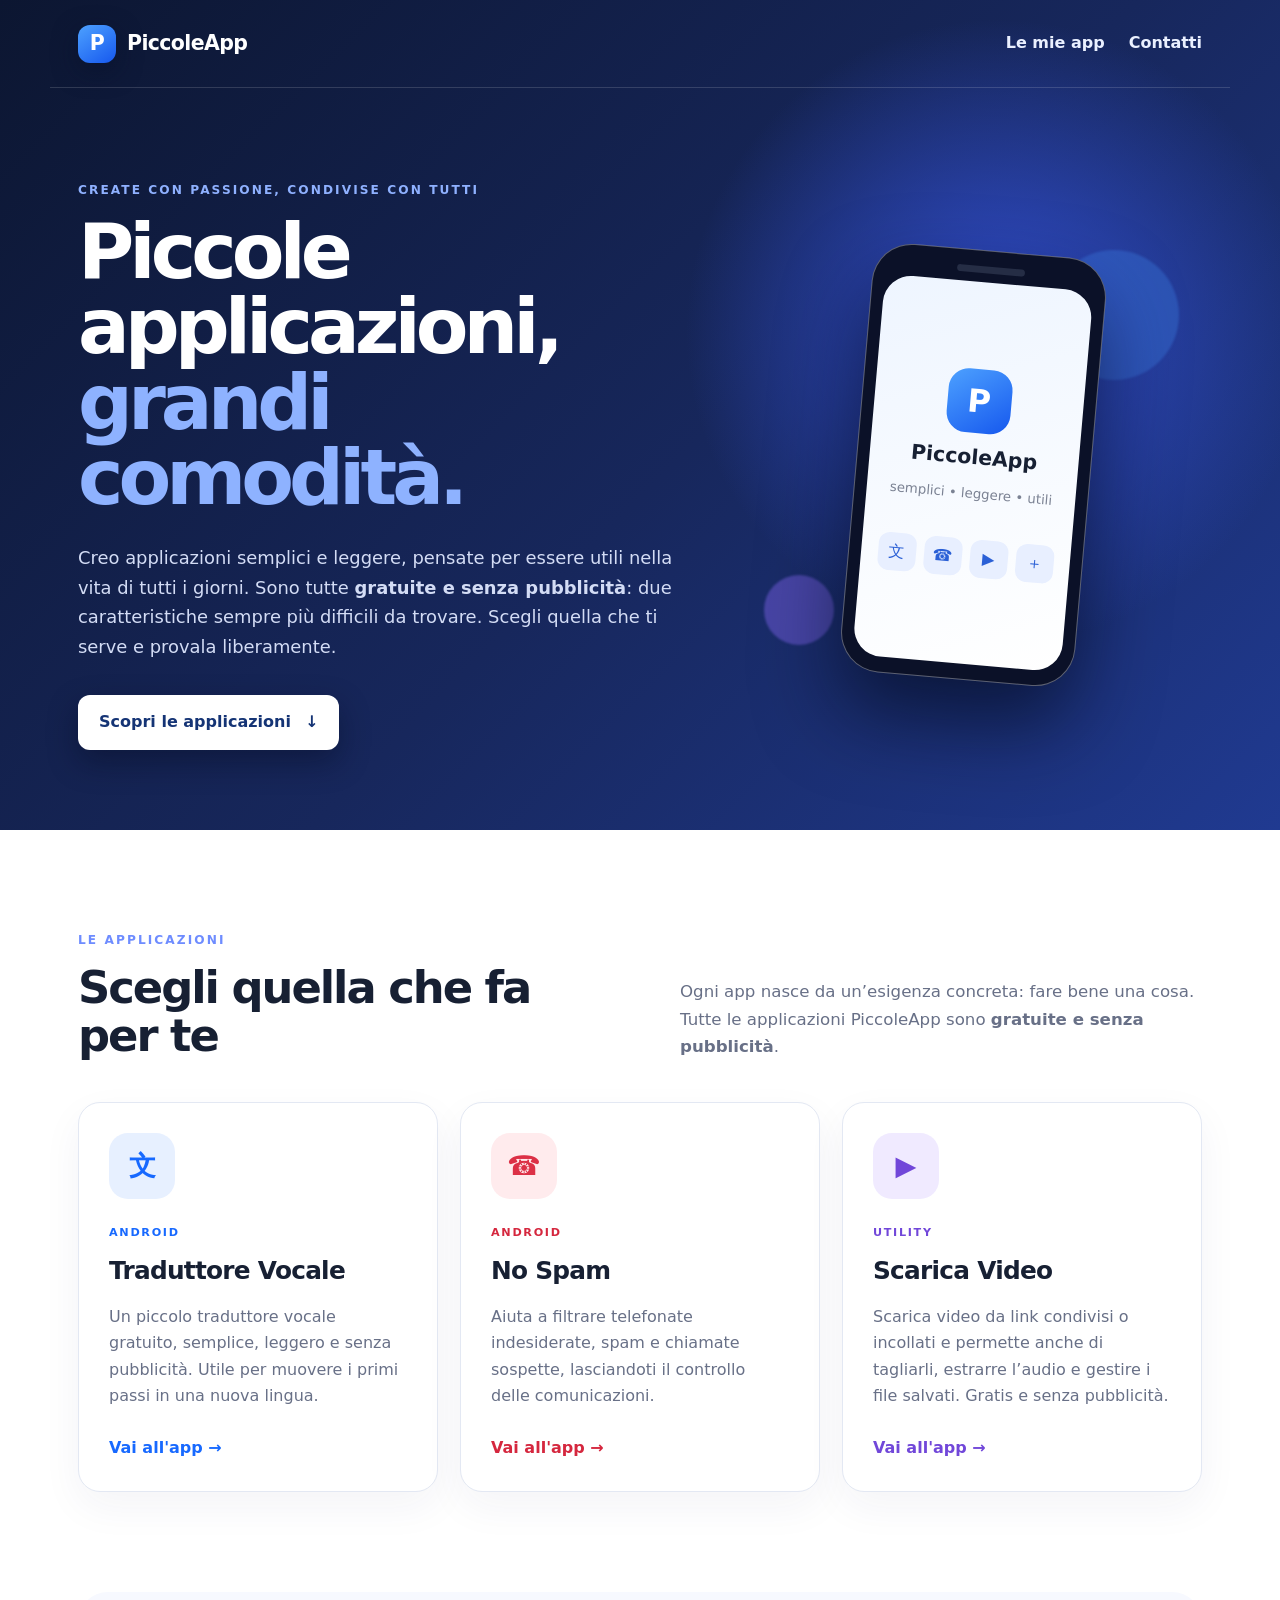
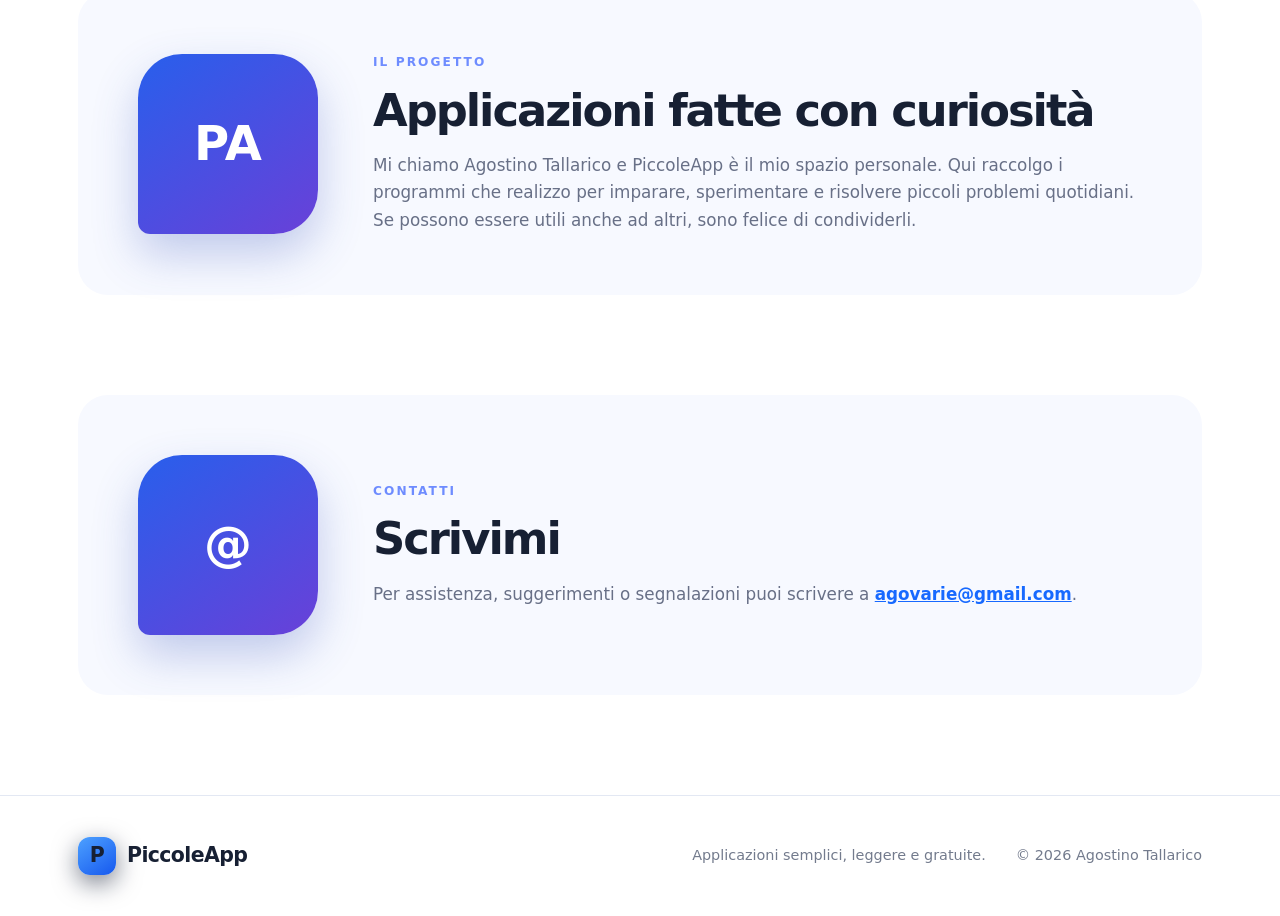
<file: index.html>
<!doctype html>
<html lang="it">
<head>
  <meta charset="utf-8">
  <meta name="viewport" content="width=device-width, initial-scale=1">
  <meta name="description" content="PiccoleApp: applicazioni semplici, leggere e gratuite create da Agostino Tallarico.">
  <title>PiccoleApp — Applicazioni semplici e gratuite</title>
  <link rel="stylesheet" href="styles.css">
  <script data-goatcounter="https://piccoleapp.goatcounter.com/count"
          async src="//gc.zgo.at/count.js"></script>
</head>
<body>
  <header class="hero">
    <nav class="nav" aria-label="Navigazione principale">
      <a class="brand" href="#inizio"><span class="brand-mark">P</span>PiccoleApp</a>
      <div class="nav-links"><a class="nav-link" href="#app">Le mie app</a><a class="nav-link" href="#contatti">Contatti</a></div>
    </nav>
    <div class="hero-content" id="inizio">
      <div>
        <p class="eyebrow">CREATE CON PASSIONE, CONDIVISE CON TUTTI</p>
        <h1>Piccole applicazioni,<br><span>grandi comodità.</span></h1>
        <p class="intro">Creo applicazioni semplici e leggere, pensate per essere utili nella vita di tutti i giorni. Sono tutte <strong>gratuite e senza pubblicità</strong>: due caratteristiche sempre più difficili da trovare. Scegli quella che ti serve e provala liberamente.</p>
        <a class="primary" href="#app">Scopri le applicazioni <span aria-hidden="true">↓</span></a>
      </div>
      <div class="hero-art" aria-hidden="true">
        <div class="phone">
          <div class="speaker"></div>
          <div class="screen">
            <span class="mini-logo">P</span>
            <strong>PiccoleApp</strong>
            <small>semplici • leggere • utili</small>
            <div class="mini-grid"><i>文</i><i>☎</i><i>▶</i><i>＋</i></div>
          </div>
        </div>
        <span class="orb orb-one"></span><span class="orb orb-two"></span>
      </div>
    </div>
  </header>

  <main>
    <section class="apps" id="app">
      <div class="section-heading">
        <div><p class="eyebrow">LE APPLICAZIONI</p><h2>Scegli quella che fa per te</h2></div>
        <p>Ogni app nasce da un’esigenza concreta: fare bene una cosa. Tutte le applicazioni PiccoleApp sono <strong>gratuite e senza pubblicità</strong>.</p>
      </div>
      <div class="cards">
        <article class="card card-blue">
          <div class="app-icon" aria-hidden="true">文</div>
          <p class="platform">ANDROID</p>
          <h3>Traduttore Vocale</h3>
          <p>Un piccolo traduttore vocale gratuito, semplice, leggero e senza pubblicità. Utile per muovere i primi passi in una nuova lingua.</p>
          <a href="traduttore-vocale/">Vai all'app <span aria-hidden="true">→</span></a>
        </article>
        <article class="card card-red">
          <div class="app-icon" aria-hidden="true">☎</div>
          <p class="platform">ANDROID</p>
          <h3>No Spam</h3>
          <p>Aiuta a filtrare telefonate indesiderate, spam e chiamate sospette, lasciandoti il controllo delle comunicazioni.</p>
          <a href="no-spam/">Vai all'app <span aria-hidden="true">→</span></a>
        </article>
        <article class="card card-violet">
          <div class="app-icon" aria-hidden="true">▶</div>
          <p class="platform">UTILITY</p>
          <h3>Scarica Video</h3>
          <p>Scarica video da link condivisi o incollati e permette anche di tagliarli, estrarre l’audio e gestire i file salvati. Gratis e senza pubblicità.</p>
          <a href="scarica-video/">Vai all'app <span aria-hidden="true">→</span></a>
        </article>
      </div>
    </section>

    <section class="about">
      <div class="about-mark">PA</div>
      <div><p class="eyebrow">IL PROGETTO</p><h2>Applicazioni fatte con curiosità</h2><p>Mi chiamo Agostino Tallarico e PiccoleApp è il mio spazio personale. Qui raccolgo i programmi che realizzo per imparare, sperimentare e risolvere piccoli problemi quotidiani. Se possono essere utili anche ad altri, sono felice di condividerli.</p></div>
    </section>
      <section class="about" id="contatti"><div class="about-mark">@</div><div><p class="eyebrow">CONTATTI</p><h2>Scrivimi</h2><p>Per assistenza, suggerimenti o segnalazioni puoi scrivere a <a href="mailto:agovarie@gmail.com">agovarie@gmail.com</a>.</p></div></section>
  </main>

  <footer><a class="brand footer-brand" href="#inizio"><span class="brand-mark">P</span>PiccoleApp</a><p>Applicazioni semplici, leggere e gratuite.</p><p>© 2026 Agostino Tallarico</p></footer>
</body>
</html>
</file>
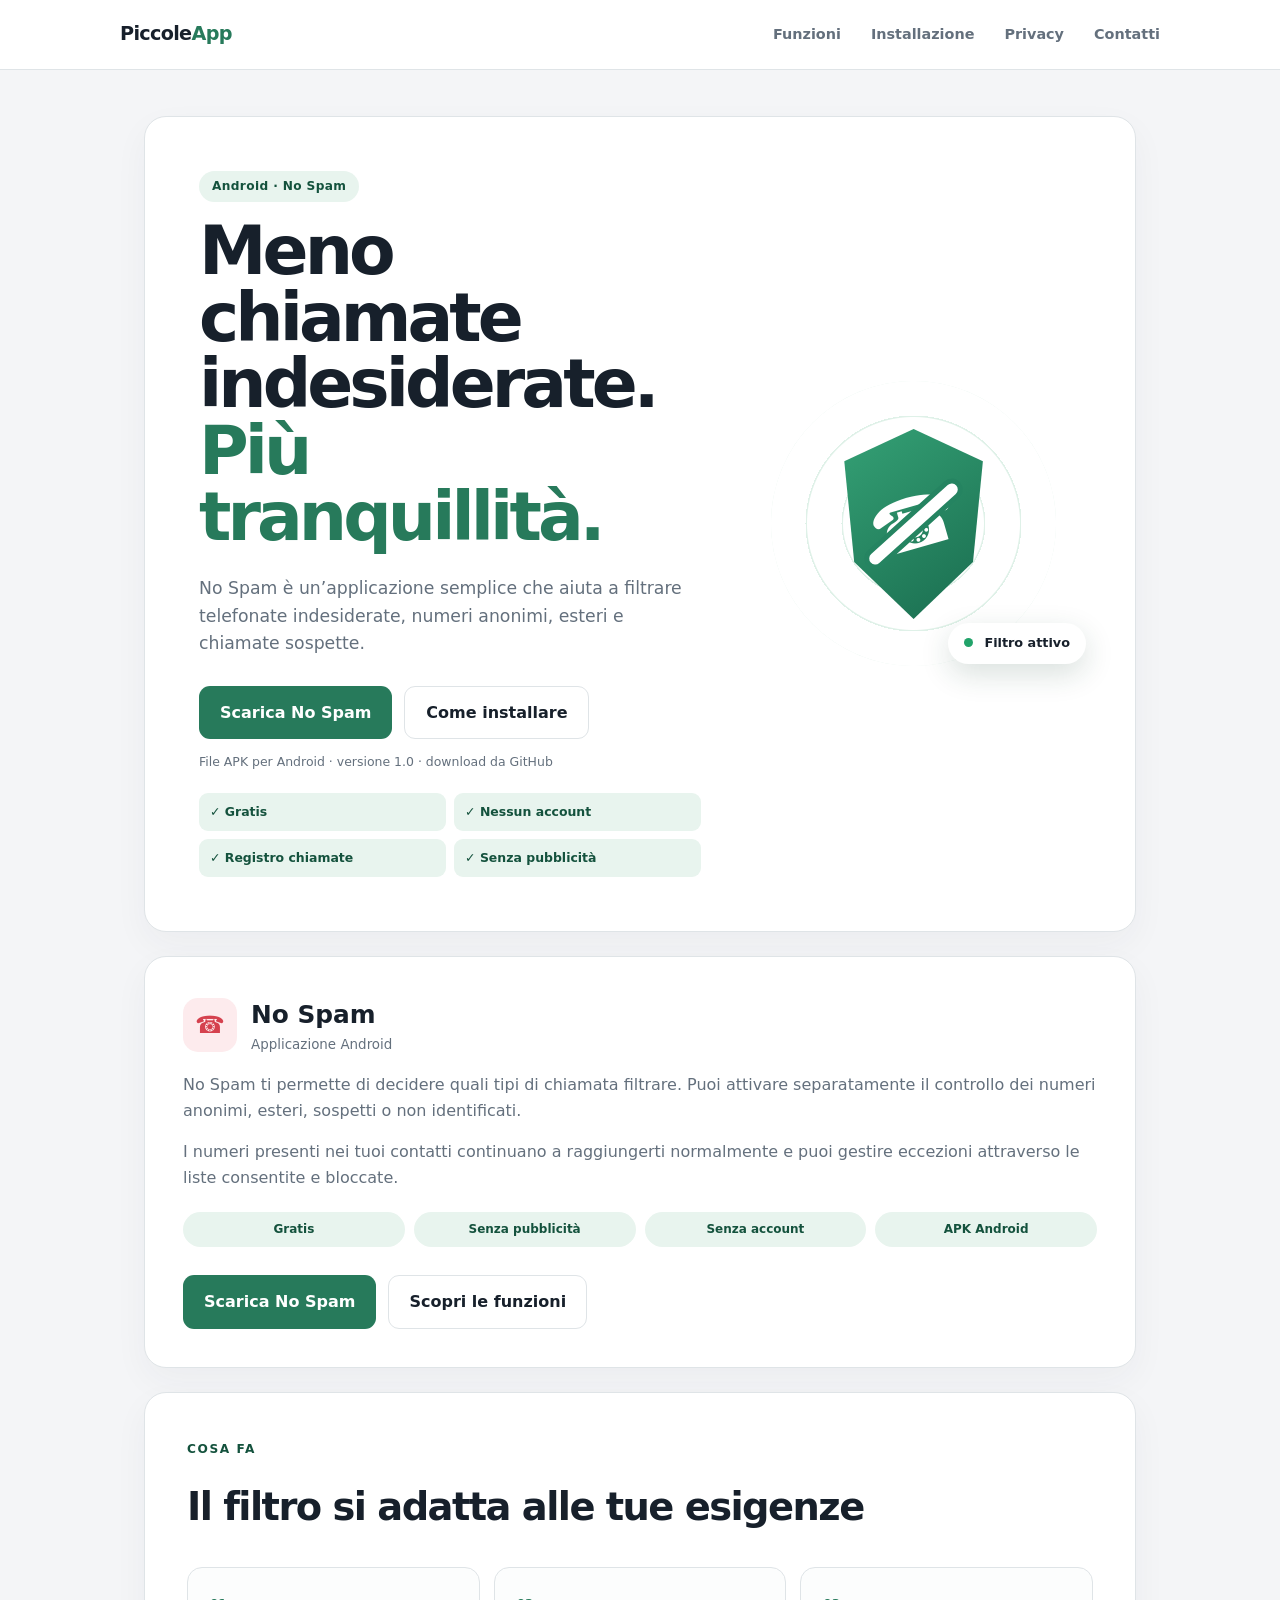
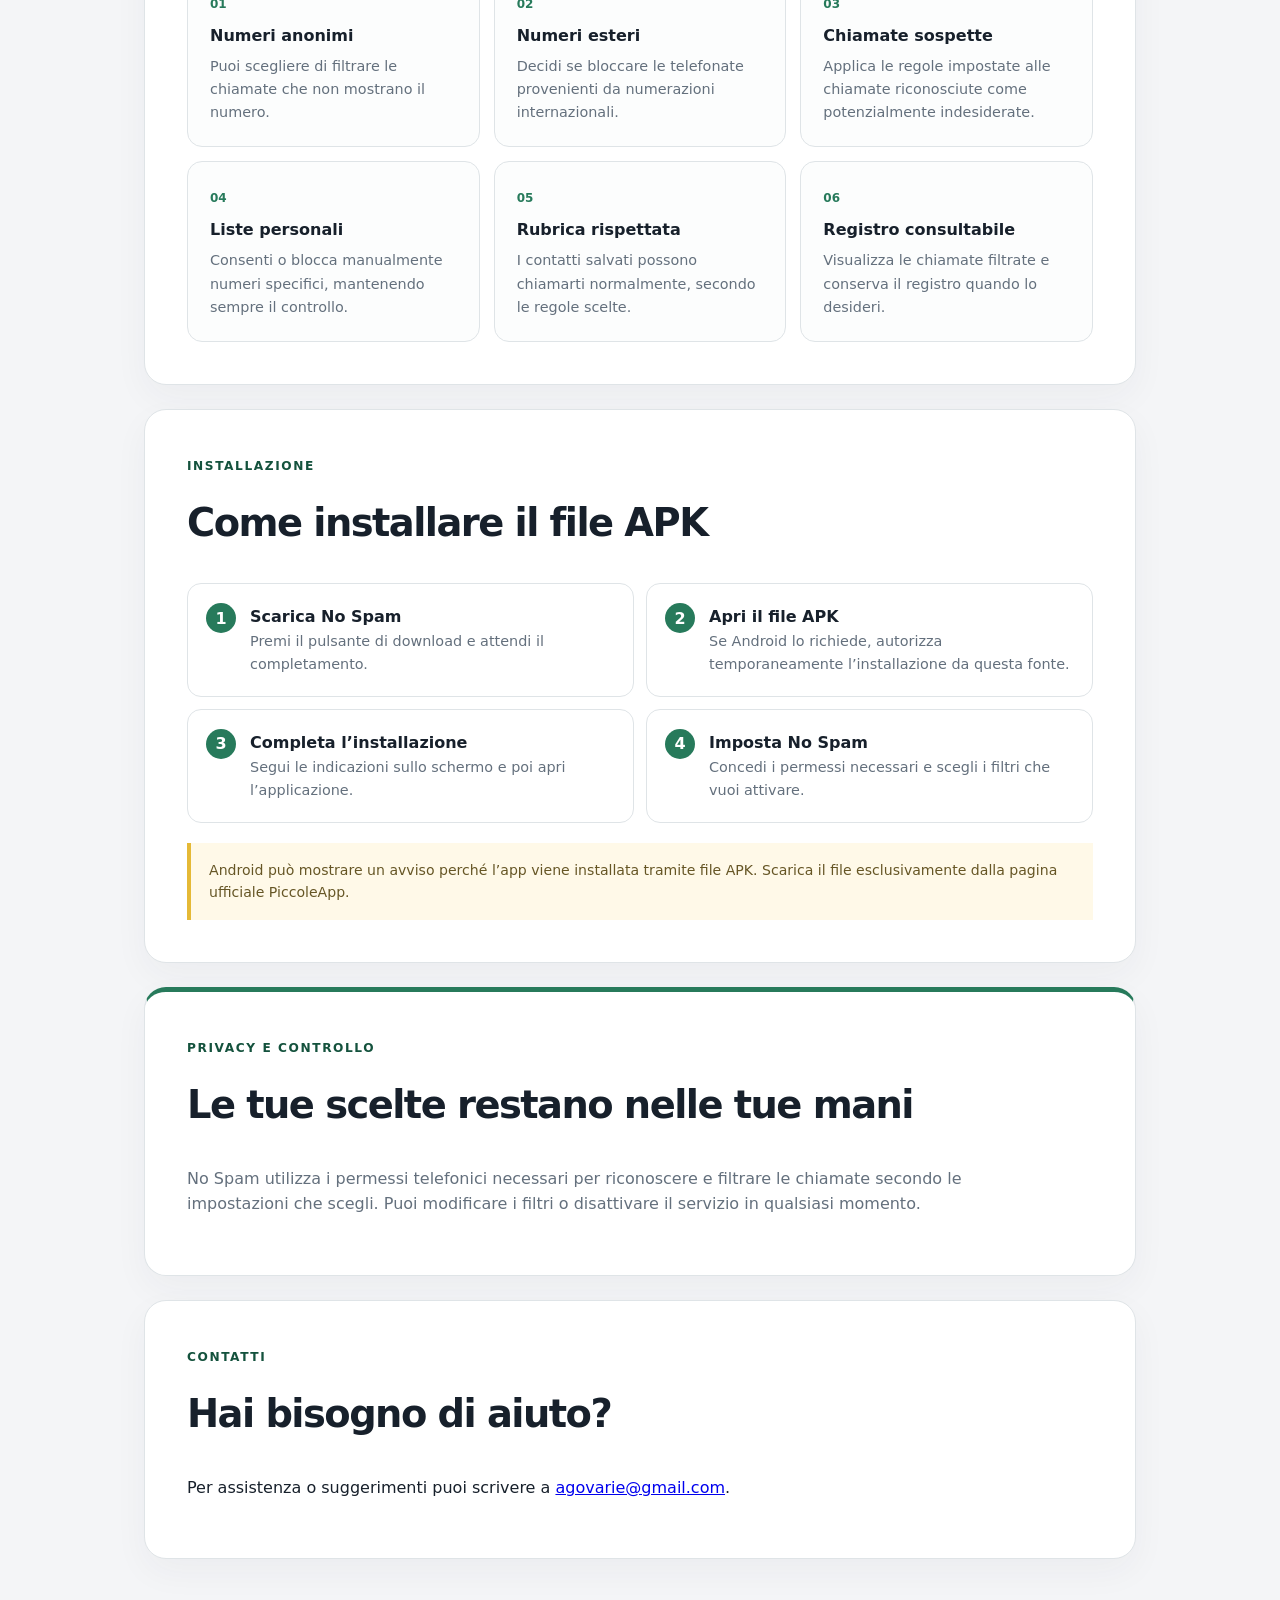
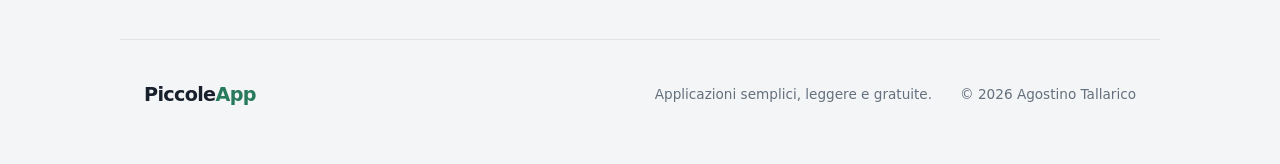
<file: no-spam/index.html>
<!doctype html>
<html lang="it">
<head>
  <meta charset="utf-8">
  <meta name="viewport" content="width=device-width, initial-scale=1">
  <meta name="description" content="No Spam di PiccoleApp aiuta a filtrare chiamate indesiderate, numeri anonimi, esteri e sospetti.">
  <title>No Spam — PiccoleApp</title>
  <link rel="stylesheet" href="styles.css">
  <script data-goatcounter="https://piccoleapp.goatcounter.com/count"
          async src="//gc.zgo.at/count.js"></script>
</head>
<body>
  <header class="topbar">
    <a class="brand" href="#inizio">Piccole<span>App</span></a>
    <nav aria-label="Navigazione principale">
      <a href="#funzioni">Funzioni</a>
      <a href="#installazione">Installazione</a>
      <a href="#privacy">Privacy</a><a href="#contatti">Contatti</a>
    </nav>
  </header>

  <main id="inizio">
    <section class="hero panel">
      <div class="hero-copy">
        <p class="badge">Android · No Spam</p>
        <h1>Meno chiamate indesiderate.<br><span>Più tranquillità.</span></h1>
        <p class="lead">No Spam è un’applicazione semplice che aiuta a filtrare telefonate indesiderate, numeri anonimi, esteri e chiamate sospette.</p>
        <div class="actions">
          <a class="button primary" href="https://github.com/piccoleapp-agozx/piccoleapp-agozx.github.io/releases/download/nospam-v1.0/NoSpam.apk">Scarica No Spam</a>
          <a class="button secondary" href="#installazione">Come installare</a>
        </div>
        <p class="download-note">File APK per Android · versione 1.0 · download da GitHub</p>
        <div class="quick-features" aria-label="Caratteristiche principali">
          <span>✓ Gratis</span>
          <span>✓ Nessun account</span>
          <span>✓ Registro chiamate</span>
          <span>✓ Senza pubblicità</span>
        </div>
      </div>
      <div class="shield-wrap" aria-hidden="true">
        <div class="rings"></div>
        <div class="shield">
          <span class="phone-icon">☎</span>
          <span class="block-line"></span>
        </div>
        <div class="status-pill"><i></i> Filtro attivo</div>
      </div>
    </section>

    <section class="intro panel">
      <div class="app-title">
        <div class="small-icon" aria-hidden="true">☎</div>
        <div><h2>No Spam</h2><p>Applicazione Android</p></div>
      </div>
      <p>No Spam ti permette di decidere quali tipi di chiamata filtrare. Puoi attivare separatamente il controllo dei numeri anonimi, esteri, sospetti o non identificati.</p>
      <p>I numeri presenti nei tuoi contatti continuano a raggiungerti normalmente e puoi gestire eccezioni attraverso le liste consentite e bloccate.</p>
      <div class="tags">
        <span>Gratis</span><span>Senza pubblicità</span><span>Senza account</span><span>APK Android</span>
      </div>
      <div class="actions">
        <a class="button primary" href="https://github.com/piccoleapp-agozx/piccoleapp-agozx.github.io/releases/download/nospam-v1.0/NoSpam.apk">Scarica No Spam</a>
        <a class="button secondary" href="#funzioni">Scopri le funzioni</a>
      </div>
    </section>

    <section class="panel section" id="funzioni">
      <p class="kicker">COSA FA</p>
      <h2>Il filtro si adatta alle tue esigenze</h2>
      <div class="feature-grid">
        <article><span>01</span><h3>Numeri anonimi</h3><p>Puoi scegliere di filtrare le chiamate che non mostrano il numero.</p></article>
        <article><span>02</span><h3>Numeri esteri</h3><p>Decidi se bloccare le telefonate provenienti da numerazioni internazionali.</p></article>
        <article><span>03</span><h3>Chiamate sospette</h3><p>Applica le regole impostate alle chiamate riconosciute come potenzialmente indesiderate.</p></article>
        <article><span>04</span><h3>Liste personali</h3><p>Consenti o blocca manualmente numeri specifici, mantenendo sempre il controllo.</p></article>
        <article><span>05</span><h3>Rubrica rispettata</h3><p>I contatti salvati possono chiamarti normalmente, secondo le regole scelte.</p></article>
        <article><span>06</span><h3>Registro consultabile</h3><p>Visualizza le chiamate filtrate e conserva il registro quando lo desideri.</p></article>
      </div>
    </section>

    <section class="panel section install" id="installazione">
      <p class="kicker">INSTALLAZIONE</p>
      <h2>Come installare il file APK</h2>
      <ol>
        <li><strong>Scarica No Spam</strong><span>Premi il pulsante di download e attendi il completamento.</span></li>
        <li><strong>Apri il file APK</strong><span>Se Android lo richiede, autorizza temporaneamente l’installazione da questa fonte.</span></li>
        <li><strong>Completa l’installazione</strong><span>Segui le indicazioni sullo schermo e poi apri l’applicazione.</span></li>
        <li><strong>Imposta No Spam</strong><span>Concedi i permessi necessari e scegli i filtri che vuoi attivare.</span></li>
      </ol>
      <p class="notice">Android può mostrare un avviso perché l’app viene installata tramite file APK. Scarica il file esclusivamente dalla pagina ufficiale PiccoleApp.</p>
    </section>

    <section class="panel section privacy" id="privacy">
      <p class="kicker">PRIVACY E CONTROLLO</p>
      <h2>Le tue scelte restano nelle tue mani</h2>
      <p>No Spam utilizza i permessi telefonici necessari per riconoscere e filtrare le chiamate secondo le impostazioni che scegli. Puoi modificare i filtri o disattivare il servizio in qualsiasi momento.</p>
    </section>
      <section class="panel section" id="contatti"><p class="kicker">CONTATTI</p><h2>Hai bisogno di aiuto?</h2><p>Per assistenza o suggerimenti puoi scrivere a <a href="mailto:agovarie@gmail.com">agovarie@gmail.com</a>.</p></section>
  </main>

  <footer><a class="brand" href="#inizio">Piccole<span>App</span></a><p>Applicazioni semplici, leggere e gratuite.</p><p>© 2026 Agostino Tallarico</p></footer>
</body>
</html>
</file>
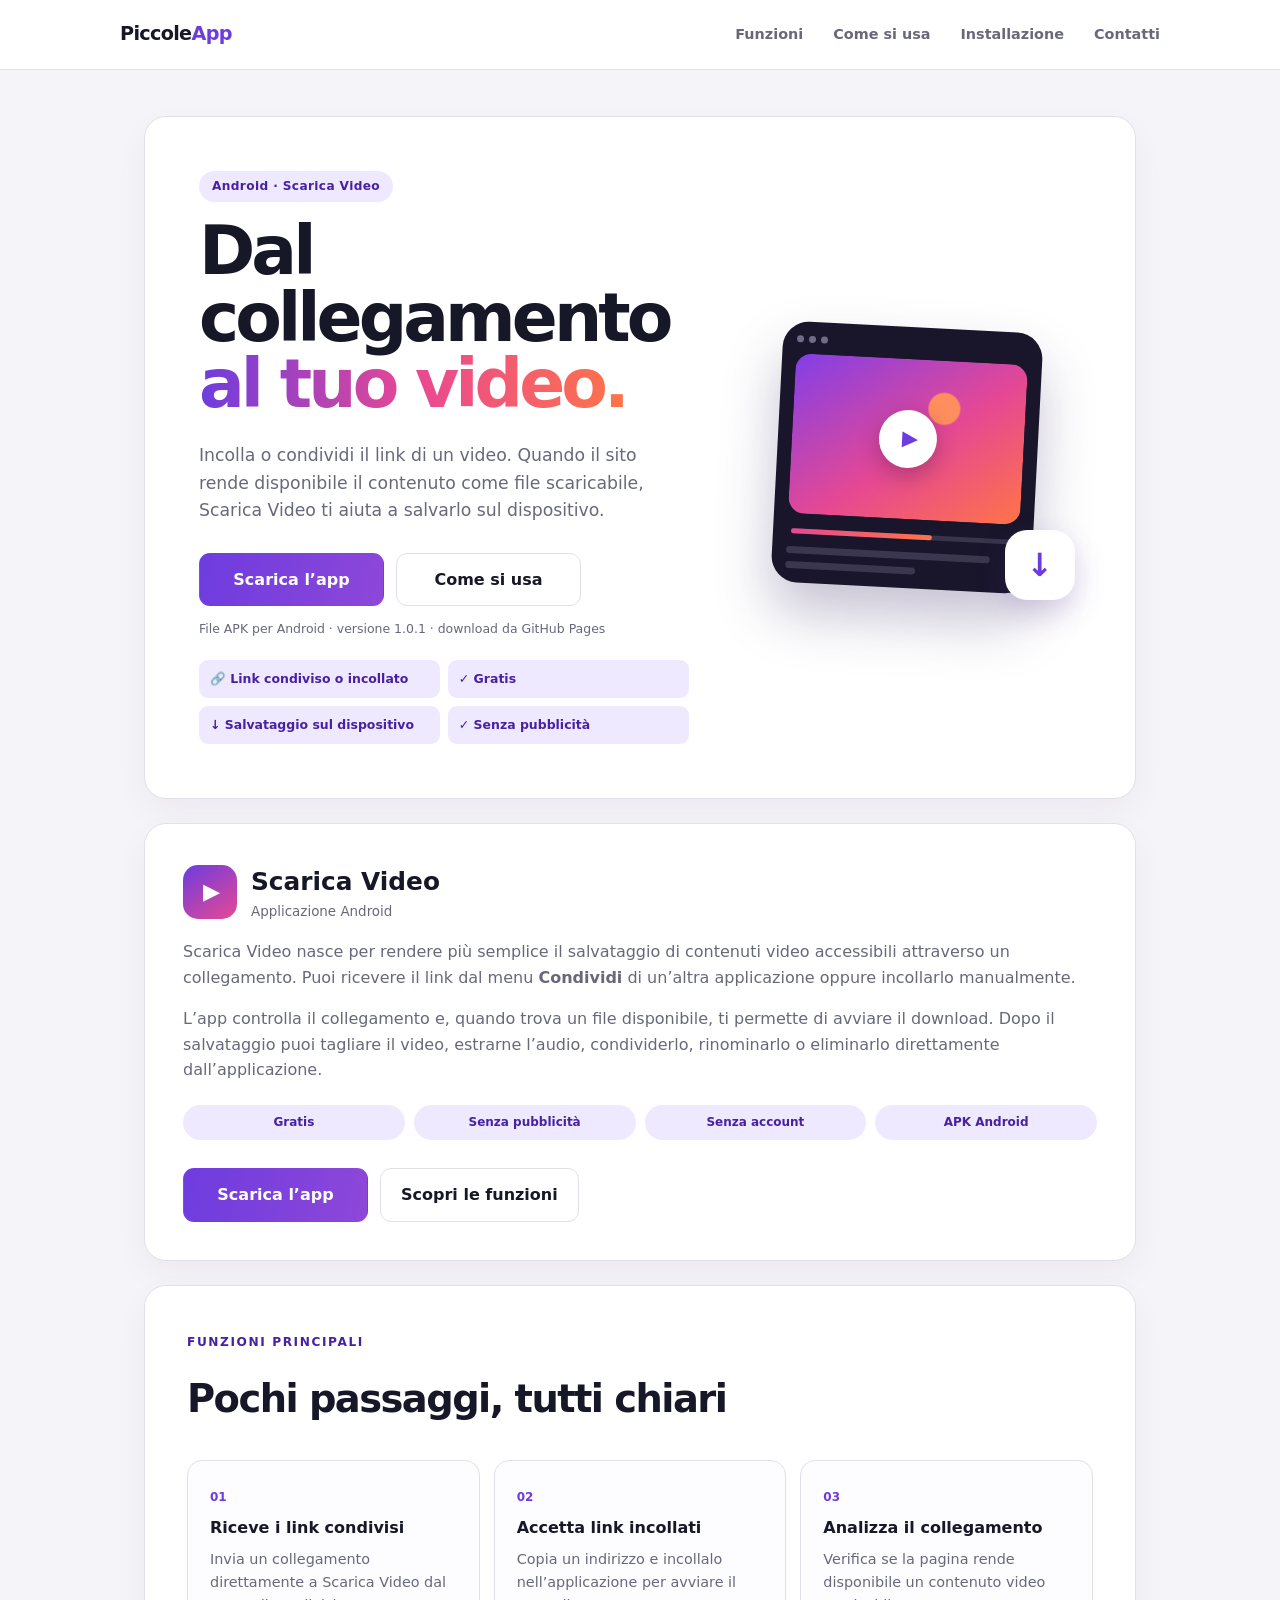
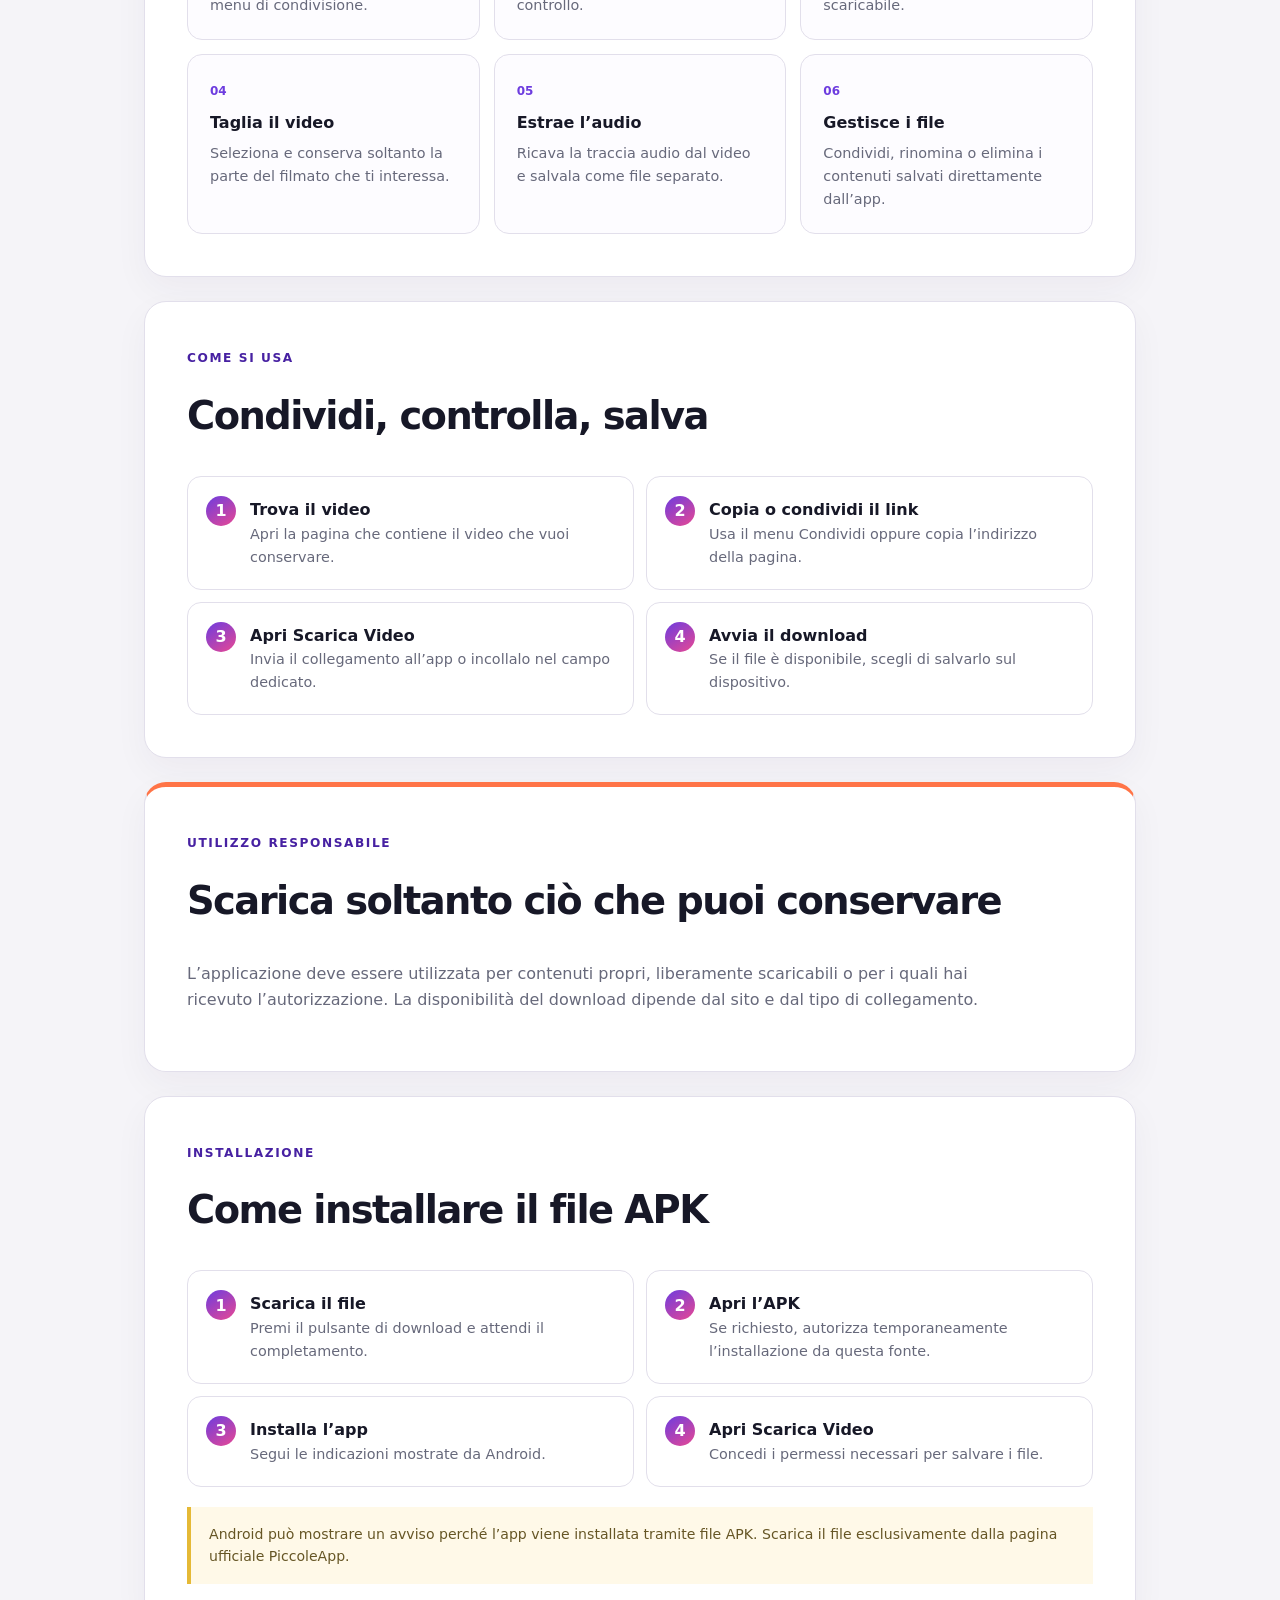
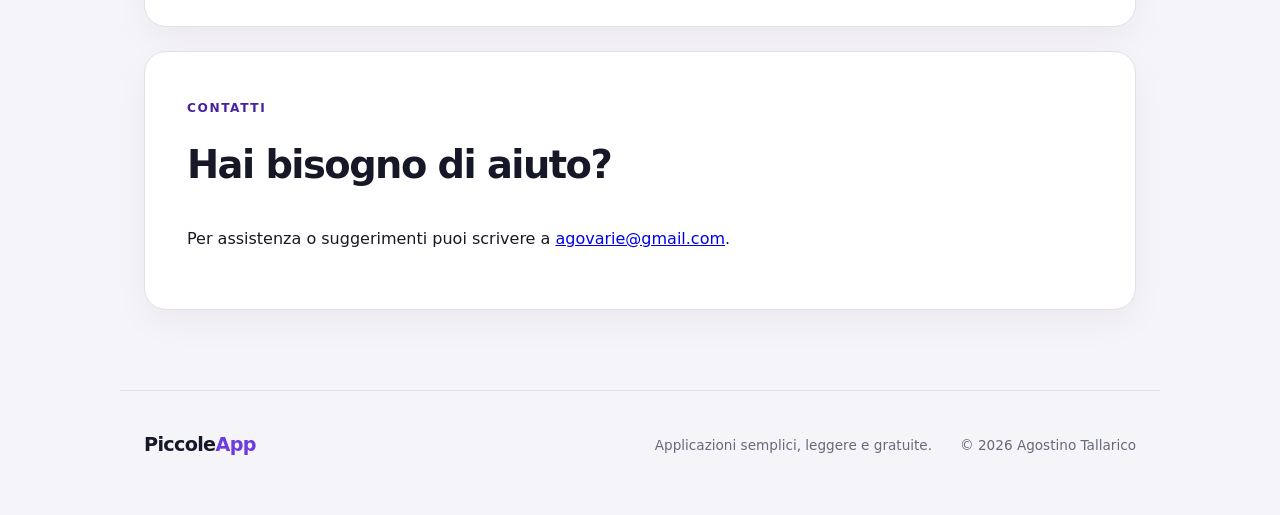
<file: scarica-video/index.html>
<!doctype html>
<html lang="it">
<head>
  <meta charset="utf-8">
  <meta name="viewport" content="width=device-width, initial-scale=1">
  <meta name="description" content="Scarica Video di PiccoleApp consente di salvare video da link condivisi o incollati quando il sito rende disponibile il file.">
  <title>Scarica Video — PiccoleApp</title>
  <link rel="stylesheet" href="styles.css">
  <script data-goatcounter="https://piccoleapp.goatcounter.com/count"
          async src="//gc.zgo.at/count.js"></script>
</head>
<body>
  <header class="topbar">
    <a class="brand" href="#inizio">Piccole<span>App</span></a>
    <nav aria-label="Navigazione principale">
      <a href="#funzioni">Funzioni</a>
      <a href="#utilizzo">Come si usa</a>
      <a href="#installazione">Installazione</a><a href="#contatti">Contatti</a>
    </nav>
  </header>

  <main id="inizio">
    <section class="hero panel">
      <div class="hero-copy">
        <p class="badge">Android · Scarica Video</p>
        <h1>Dal collegamento<br><span>al tuo video.</span></h1>
        <p class="lead">Incolla o condividi il link di un video. Quando il sito rende disponibile il contenuto come file scaricabile, Scarica Video ti aiuta a salvarlo sul dispositivo.</p>
        <div class="actions">
          <a class="button primary" href="ScaricaVideo.apk">Scarica l’app</a>
          <a class="button secondary" href="#utilizzo">Come si usa</a>
        </div>
        <p class="download-note">File APK per Android · versione 1.0.1 · download da GitHub Pages</p>
        <div class="quick-features">
          <span>🔗 Link condiviso o incollato</span>
          <span>✓ Gratis</span>
          <span>↓ Salvataggio sul dispositivo</span>
          <span>✓ Senza pubblicità</span>
        </div>
      </div>
      <div class="visual" aria-hidden="true">
        <div class="video-card">
          <div class="video-top"><i></i><i></i><i></i></div>
          <div class="preview"><span class="play">▶</span></div>
          <div class="progress"><span></span></div>
          <div class="video-lines"><i></i><i></i></div>
        </div>
        <div class="download-bubble">↓</div>
      </div>
    </section>

    <section class="intro panel">
      <div class="app-title">
        <div class="small-icon" aria-hidden="true">▶</div>
        <div><h2>Scarica Video</h2><p>Applicazione Android</p></div>
      </div>
      <p>Scarica Video nasce per rendere più semplice il salvataggio di contenuti video accessibili attraverso un collegamento. Puoi ricevere il link dal menu <strong>Condividi</strong> di un’altra applicazione oppure incollarlo manualmente.</p>
      <p>L’app controlla il collegamento e, quando trova un file disponibile, ti permette di avviare il download. Dopo il salvataggio puoi tagliare il video, estrarne l’audio, condividerlo, rinominarlo o eliminarlo direttamente dall’applicazione.</p>
      <div class="tags"><span>Gratis</span><span>Senza pubblicità</span><span>Senza account</span><span>APK Android</span></div>
      <div class="actions">
        <a class="button primary" href="ScaricaVideo.apk">Scarica l’app</a>
        <a class="button secondary" href="#funzioni">Scopri le funzioni</a>
      </div>
    </section>

    <section class="panel section" id="funzioni">
      <p class="kicker">FUNZIONI PRINCIPALI</p>
      <h2>Pochi passaggi, tutti chiari</h2>
      <div class="feature-grid">
        <article><span>01</span><h3>Riceve i link condivisi</h3><p>Invia un collegamento direttamente a Scarica Video dal menu di condivisione.</p></article>
        <article><span>02</span><h3>Accetta link incollati</h3><p>Copia un indirizzo e incollalo nell’applicazione per avviare il controllo.</p></article>
        <article><span>03</span><h3>Analizza il collegamento</h3><p>Verifica se la pagina rende disponibile un contenuto video scaricabile.</p></article>
        <article><span>04</span><h3>Taglia il video</h3><p>Seleziona e conserva soltanto la parte del filmato che ti interessa.</p></article>
        <article><span>05</span><h3>Estrae l’audio</h3><p>Ricava la traccia audio dal video e salvala come file separato.</p></article>
        <article><span>06</span><h3>Gestisce i file</h3><p>Condividi, rinomina o elimina i contenuti salvati direttamente dall’app.</p></article>
      </div>
    </section>

    <section class="panel section steps" id="utilizzo">
      <p class="kicker">COME SI USA</p>
      <h2>Condividi, controlla, salva</h2>
      <ol>
        <li><strong>Trova il video</strong><span>Apri la pagina che contiene il video che vuoi conservare.</span></li>
        <li><strong>Copia o condividi il link</strong><span>Usa il menu Condividi oppure copia l’indirizzo della pagina.</span></li>
        <li><strong>Apri Scarica Video</strong><span>Invia il collegamento all’app o incollalo nel campo dedicato.</span></li>
        <li><strong>Avvia il download</strong><span>Se il file è disponibile, scegli di salvarlo sul dispositivo.</span></li>
      </ol>
    </section>

    <section class="panel section responsibility">
      <p class="kicker">UTILIZZO RESPONSABILE</p>
      <h2>Scarica soltanto ciò che puoi conservare</h2>
      <p>L’applicazione deve essere utilizzata per contenuti propri, liberamente scaricabili o per i quali hai ricevuto l’autorizzazione. La disponibilità del download dipende dal sito e dal tipo di collegamento.</p>
    </section>

    <section class="panel section steps" id="installazione">
      <p class="kicker">INSTALLAZIONE</p>
      <h2>Come installare il file APK</h2>
      <ol>
        <li><strong>Scarica il file</strong><span>Premi il pulsante di download e attendi il completamento.</span></li>
        <li><strong>Apri l’APK</strong><span>Se richiesto, autorizza temporaneamente l’installazione da questa fonte.</span></li>
        <li><strong>Installa l’app</strong><span>Segui le indicazioni mostrate da Android.</span></li>
        <li><strong>Apri Scarica Video</strong><span>Concedi i permessi necessari per salvare i file.</span></li>
      </ol>
      <p class="notice">Android può mostrare un avviso perché l’app viene installata tramite file APK. Scarica il file esclusivamente dalla pagina ufficiale PiccoleApp.</p>
    </section>
      <section class="panel section" id="contatti"><p class="kicker">CONTATTI</p><h2>Hai bisogno di aiuto?</h2><p>Per assistenza o suggerimenti puoi scrivere a <a href="mailto:agovarie@gmail.com">agovarie@gmail.com</a>.</p></section>
  </main>

  <footer><a class="brand" href="#inizio">Piccole<span>App</span></a><p>Applicazioni semplici, leggere e gratuite.</p><p>© 2026 Agostino Tallarico</p></footer>
</body>
</html>
</file>
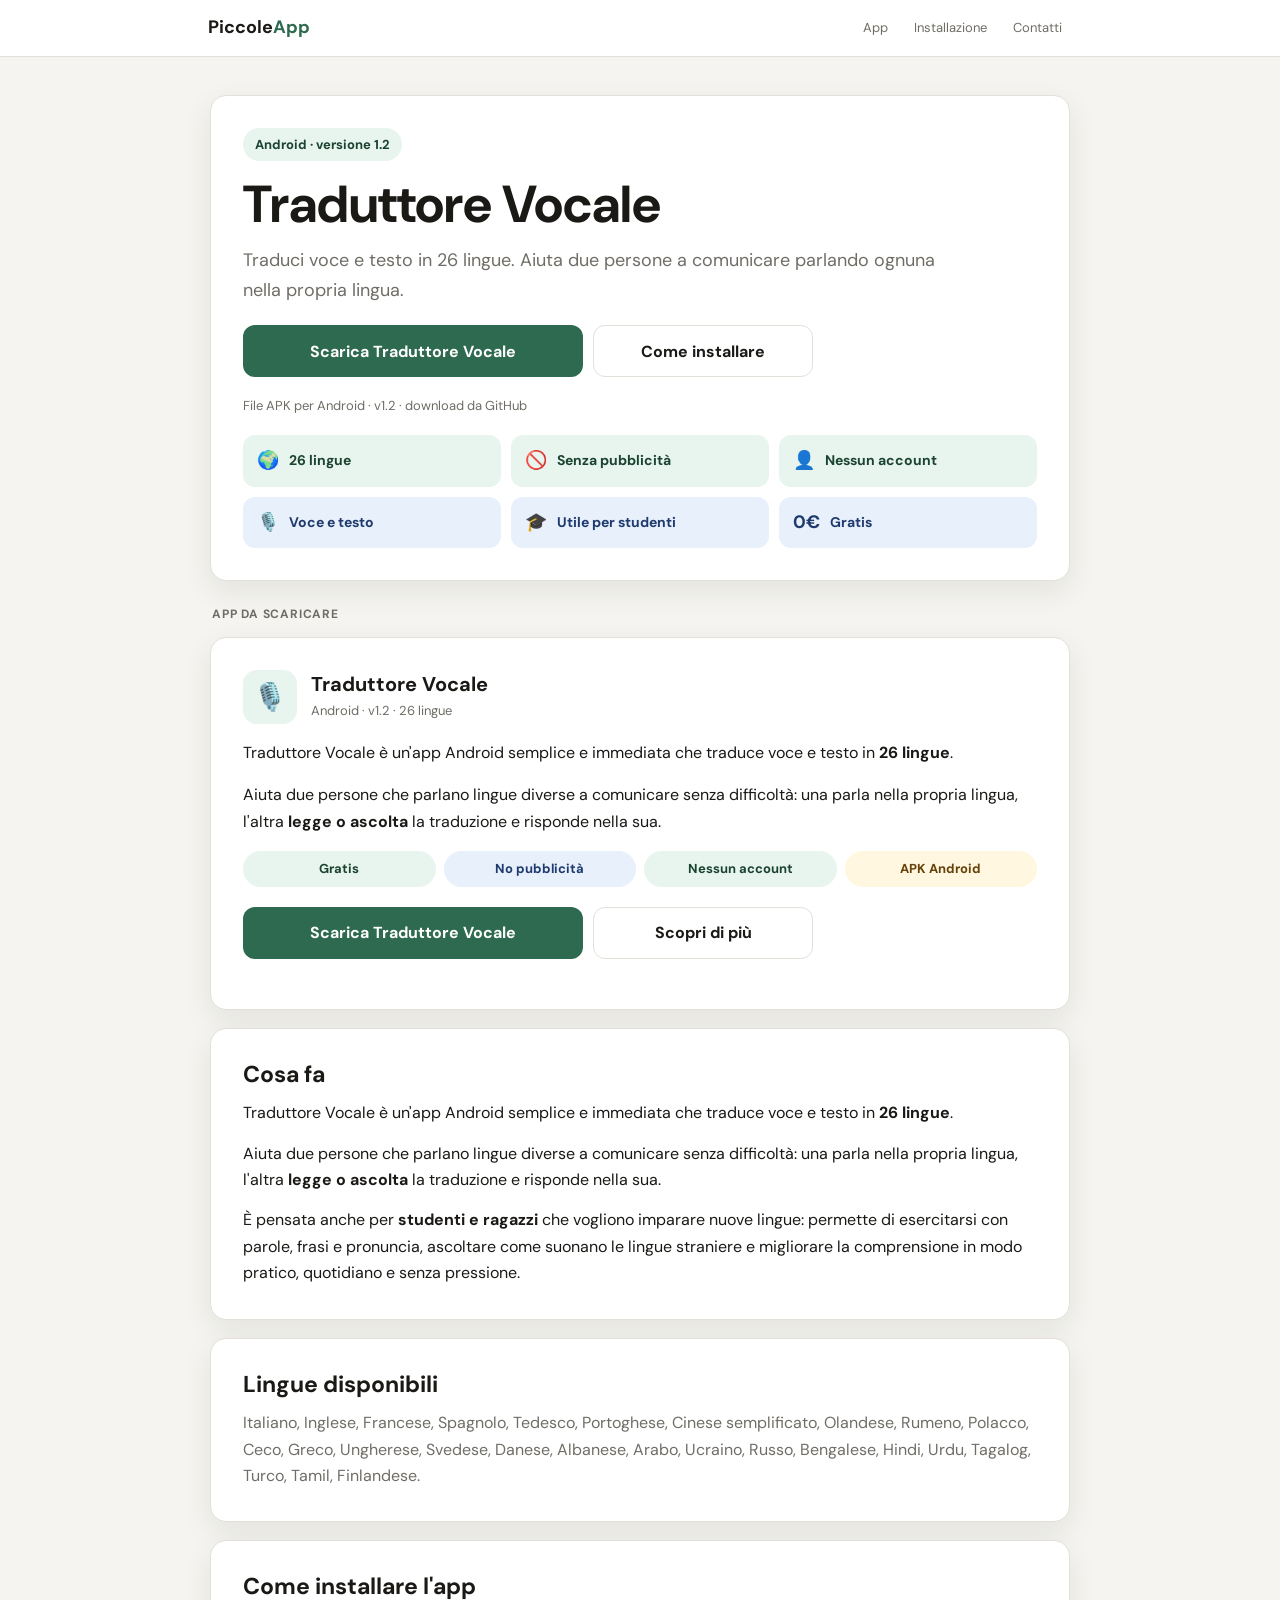
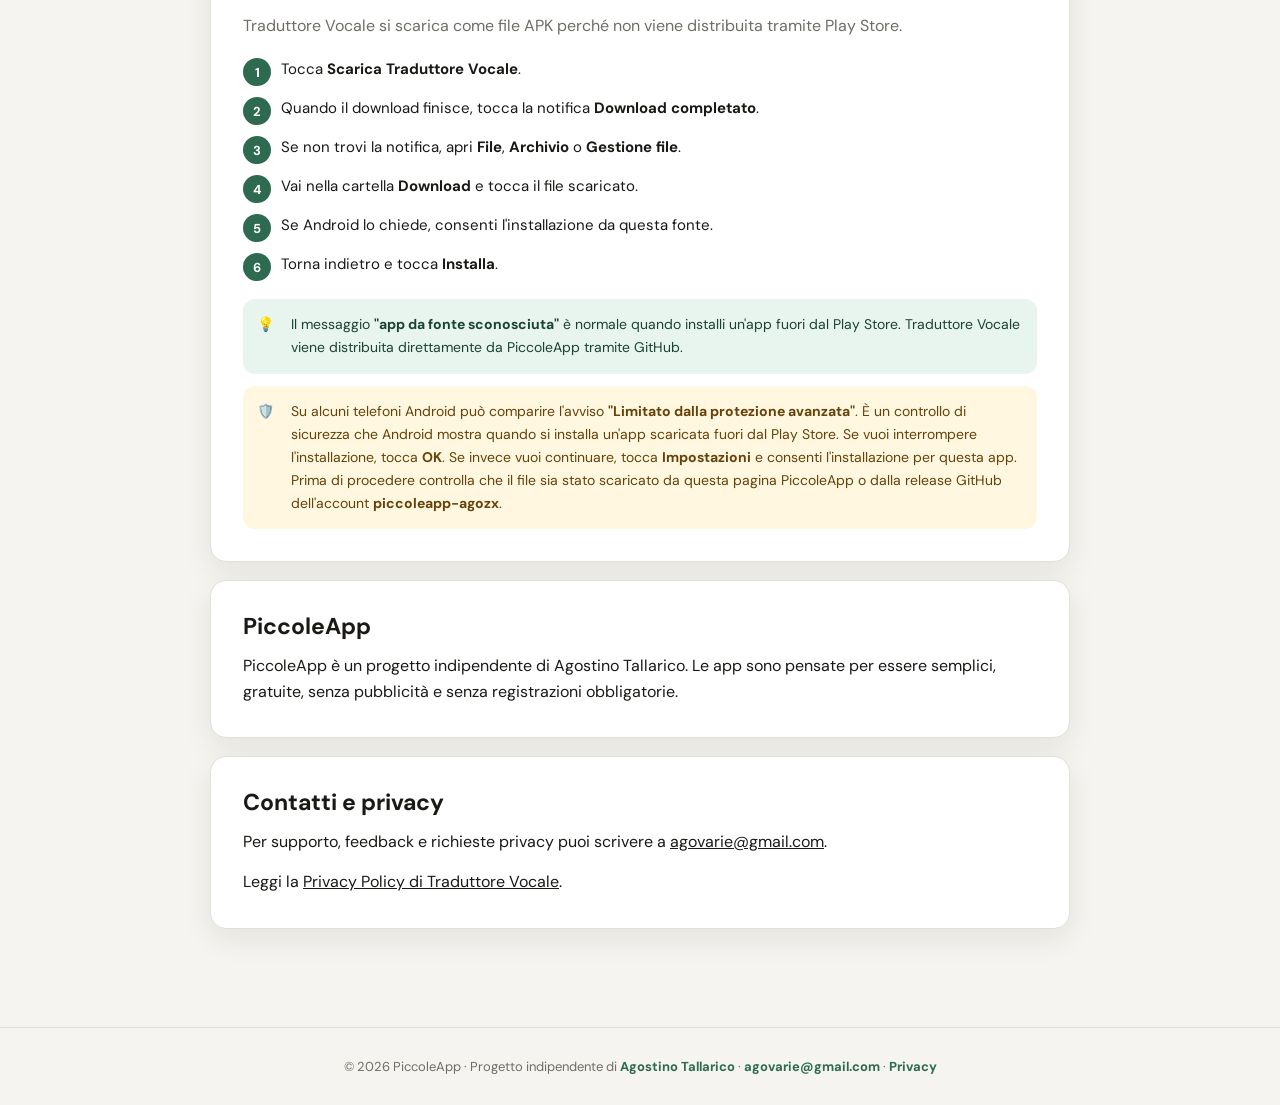
<file: traduttore-vocale/index.html>
<!DOCTYPE html>
<html lang="it">
<head>
  <meta charset="UTF-8" />
  <meta name="viewport" content="width=device-width, initial-scale=1.0" />
  <title>PiccoleApp - App Android gratuite e senza pubblicità</title>
  <meta name="description" content="Traduttore Vocale per Android: traduce voce e testo in 26 lingue e aiuta due persone a comunicare parlando ognuna nella propria lingua." />
  <link rel="preconnect" href="https://fonts.googleapis.com">
  <link rel="preconnect" href="https://fonts.gstatic.com" crossorigin>
  <link href="https://fonts.googleapis.com/css2?family=DM+Sans:wght@400;500;600;700&display=swap" rel="stylesheet">
  <style>
    *, *::before, *::after {
      box-sizing: border-box;
      margin: 0;
      padding: 0;
    }

    :root {
      --bg: #f5f4f0;
      --surface: #ffffff;
      --border: #e2e0d8;
      --text: #1a1916;
      --muted: #6f6d66;
      --accent: #2d6a4f;
      --accent-dark: #24563f;
      --accent-light: #e8f4ee;
      --accent-text: #1b4332;
      --info-light: #e8f0fb;
      --info-text: #1e3a6e;
      --warning-light: #fff7df;
      --warning-text: #65420a;
      --radius-sm: 8px;
      --radius-md: 12px;
      --radius-lg: 16px;
      --shadow: 0 10px 30px rgba(28, 34, 30, 0.08);
    }

    html {
      scroll-behavior: smooth;
    }

    body {
      font-family: 'DM Sans', Arial, sans-serif;
      background: var(--bg);
      color: var(--text);
      line-height: 1.65;
      overflow-x: hidden;
    }

    a {
      color: inherit;
    }

    nav {
      background: rgba(255, 255, 255, 0.96);
      border-bottom: 1px solid var(--border);
      position: sticky;
      top: 0;
      z-index: 100;
      backdrop-filter: blur(10px);
    }

    .nav-inner {
      width: min(100%, 900px);
      margin: 0 auto;
      padding: 0 18px;
      min-height: 56px;
      display: flex;
      align-items: center;
      justify-content: space-between;
      gap: 16px;
    }

    .logo {
      font-size: 18px;
      font-weight: 700;
      color: var(--text);
      text-decoration: none;
      white-space: nowrap;
    }

    .logo span {
      color: var(--accent);
    }

    .nav-links {
      display: flex;
      gap: 6px;
      align-items: center;
    }

    .nav-links a {
      font-size: 13px;
      color: var(--muted);
      text-decoration: none;
      padding: 6px 10px;
      border-radius: var(--radius-sm);
      transition: background 0.15s, color 0.15s;
      white-space: nowrap;
    }

    .nav-links a:hover {
      background: var(--bg);
      color: var(--text);
    }

    main {
      width: min(100%, 900px);
      margin: 0 auto;
      padding: 22px 16px 64px;
    }

    .hero,
    .app-card,
    .content-section,
    .install-section {
      background: var(--surface);
      border: 1px solid var(--border);
      border-radius: var(--radius-lg);
      box-shadow: var(--shadow);
    }

    .hero {
      padding: 26px 20px;
      margin-bottom: 22px;
    }

    .eyebrow {
      display: inline-flex;
      align-items: center;
      gap: 8px;
      color: var(--accent-text);
      background: var(--accent-light);
      border-radius: 999px;
      padding: 6px 12px;
      font-size: 13px;
      font-weight: 700;
      margin-bottom: 16px;
    }

    h1 {
      font-size: clamp(32px, 9vw, 52px);
      line-height: 1.05;
      letter-spacing: 0;
      font-weight: 700;
      margin-bottom: 14px;
    }

    h2 {
      font-size: 23px;
      line-height: 1.2;
      letter-spacing: 0;
      font-weight: 700;
      margin-bottom: 12px;
    }

    h3 {
      font-size: 17px;
      line-height: 1.25;
      letter-spacing: 0;
      font-weight: 700;
      margin-bottom: 10px;
    }

    p {
      font-size: 16px;
      margin-bottom: 14px;
    }

    strong {
      font-weight: 700;
    }

    .lead {
      color: var(--muted);
      font-size: 18px;
      max-width: 720px;
      margin-bottom: 20px;
    }

    .hero-actions {
      display: grid;
      gap: 10px;
      margin: 20px 0 18px;
    }

    .btn {
      display: inline-flex;
      min-height: 52px;
      align-items: center;
      justify-content: center;
      gap: 8px;
      border-radius: var(--radius-md);
      border: 1px solid transparent;
      padding: 14px 18px;
      font-family: 'DM Sans', Arial, sans-serif;
      font-size: 16px;
      font-weight: 700;
      line-height: 1.2;
      text-align: center;
      text-decoration: none;
      cursor: pointer;
      transition: background 0.15s, border-color 0.15s, color 0.15s, transform 0.15s;
      width: 100%;
    }

    .btn:hover {
      transform: translateY(-1px);
    }

    .btn-download {
      background: var(--accent);
      color: #ffffff;
    }

    .btn-download:hover {
      background: var(--accent-dark);
    }

    .btn-outline {
      background: #ffffff;
      border-color: var(--border);
      color: var(--text);
    }

    .btn-outline:hover {
      background: var(--bg);
    }

    .download-note {
      color: var(--muted);
      font-size: 13px;
      margin: 0;
    }

    .pillole {
      display: grid;
      gap: 10px;
      margin-top: 18px;
    }

    .pillola {
      display: flex;
      align-items: center;
      gap: 10px;
      background: var(--accent-light);
      border-radius: var(--radius-md);
      padding: 11px 14px;
      font-size: 14px;
      font-weight: 700;
      color: var(--accent-text);
    }

    .pillola.info {
      background: var(--info-light);
      color: var(--info-text);
    }

    .pillola .ico {
      font-size: 18px;
      flex: 0 0 auto;
    }

    .section-label {
      font-size: 12px;
      font-weight: 700;
      letter-spacing: 0.8px;
      text-transform: uppercase;
      color: var(--muted);
      margin: 24px 2px 12px;
    }

    .app-card {
      padding: 20px;
      margin-bottom: 18px;
    }

    .app-head {
      display: grid;
      grid-template-columns: 54px 1fr;
      gap: 14px;
      align-items: center;
      margin-bottom: 16px;
    }

    .app-icon {
      width: 54px;
      height: 54px;
      border-radius: 14px;
      background: var(--accent-light);
      display: flex;
      align-items: center;
      justify-content: center;
      font-size: 27px;
      flex-shrink: 0;
    }

    .app-name {
      font-weight: 700;
      font-size: 20px;
      line-height: 1.15;
      margin: 0 0 4px;
    }

    .app-platform {
      color: var(--muted);
      font-size: 13px;
      margin: 0;
    }

    .app-description {
      color: var(--text);
      margin-bottom: 16px;
    }

    .tag-list {
      display: grid;
      grid-template-columns: repeat(2, minmax(0, 1fr));
      gap: 8px;
      margin-bottom: 16px;
    }

    .tag {
      display: inline-flex;
      align-items: center;
      justify-content: center;
      min-height: 34px;
      border-radius: 999px;
      padding: 7px 10px;
      font-size: 13px;
      font-weight: 700;
      text-align: center;
    }

    .tag-free {
      background: var(--accent-light);
      color: var(--accent-text);
    }

    .tag-nopub {
      background: var(--info-light);
      color: var(--info-text);
    }

    .tag-warning {
      background: var(--warning-light);
      color: var(--warning-text);
    }

    .content-section,
    .install-section {
      padding: 22px 20px;
      margin-bottom: 18px;
    }

    .content-section p:last-child,
    .install-section p:last-child {
      margin-bottom: 0;
    }

    .language-list {
      color: var(--muted);
    }

    .install-intro {
      color: var(--muted);
      margin-bottom: 16px;
    }

    .steps {
      list-style: none;
      display: grid;
      gap: 10px;
      margin: 18px 0;
    }

    .steps li {
      display: grid;
      grid-template-columns: 28px 1fr;
      gap: 10px;
      align-items: flex-start;
      font-size: 15px;
    }

    .step-n {
      width: 28px;
      height: 28px;
      border-radius: 50%;
      background: var(--accent);
      color: #ffffff;
      font-size: 13px;
      font-weight: 700;
      display: inline-flex;
      align-items: center;
      justify-content: center;
      margin-top: 1px;
    }

    .install-note {
      background: var(--accent-light);
      border-radius: var(--radius-md);
      padding: 14px;
      font-size: 14px;
      color: var(--accent-text);
      display: grid;
      grid-template-columns: 24px 1fr;
      gap: 10px;
      align-items: start;
    }

    .support-link {
      color: var(--accent);
      font-weight: 700;
      text-decoration: none;
    }

    .support-link:hover {
      text-decoration: underline;
    }

    footer {
      border-top: 1px solid var(--border);
      text-align: center;
      padding: 28px 20px;
      font-size: 13px;
      color: var(--muted);
    }

    footer p {
      font-size: 13px;
      margin: 0;
    }

    footer a {
      color: var(--accent);
      text-decoration: none;
      font-weight: 700;
    }

    @media (min-width: 640px) {
      main {
        padding: 38px 20px 80px;
      }

      .hero,
      .app-card,
      .content-section,
      .install-section {
        padding: 32px;
      }

      .hero-actions {
        grid-template-columns: minmax(260px, 340px) minmax(180px, 220px);
        align-items: center;
      }

      .pillole {
        grid-template-columns: repeat(3, minmax(0, 1fr));
      }

      .tag-list {
        grid-template-columns: repeat(4, minmax(0, 1fr));
      }
    }

    @media (max-width: 420px) {
      .nav-inner {
        padding: 0 14px;
      }

      .nav-links a {
        font-size: 12px;
        padding: 6px 7px;
      }

      main {
        padding-left: 12px;
        padding-right: 12px;
      }

      .hero,
      .app-card,
      .content-section,
      .install-section {
        border-radius: var(--radius-md);
      }

      .tag-list {
        grid-template-columns: 1fr;
      }
    }
  </style>
  <script data-goatcounter="https://piccoleapp.goatcounter.com/count"
          async src="//gc.zgo.at/count.js"></script>
</head>
<body>

<nav>
  <div class="nav-inner">
    <a href="../" class="logo">Piccole<span>App</span></a>
    <div class="nav-links">
      <a href="#app">App</a>
      <a href="#installa">Installazione</a>
      <a href="#contatti">Contatti</a>
    </div>
  </div>
</nav>

<main>
  <section class="hero">
    <div class="eyebrow">Android · versione 1.2</div>
    <h1>Traduttore Vocale</h1>
    <p class="lead">Traduci voce e testo in 26 lingue. Aiuta due persone a comunicare parlando ognuna nella propria lingua.</p>
    <div class="hero-actions">
      <a href="https://github.com/piccoleapp-agozx/piccoleapp-agozx.github.io/releases/download/v1.2/Traduttore_Vocale_v1.2.apk" class="btn btn-download">Scarica Traduttore Vocale</a>
      <a href="#installa" class="btn btn-outline">Come installare</a>
    </div>
    <p class="download-note">File APK per Android · v1.2 · download da GitHub</p>
    <div class="pillole">
      <div class="pillola"><span class="ico">🌍</span> 26 lingue</div>
      <div class="pillola"><span class="ico">🚫</span> Senza pubblicità</div>
      <div class="pillola"><span class="ico">👤</span> Nessun account</div>
      <div class="pillola info"><span class="ico">🎙️</span> Voce e testo</div>
      <div class="pillola info"><span class="ico">🎓</span> Utile per studenti</div>
      <div class="pillola info"><span class="ico">0€</span> Gratis</div>
    </div>
  </section>

  <section id="app">
    <p class="section-label">App da scaricare</p>
    <div class="app-card">
      <div class="app-head">
        <div class="app-icon">🎙️</div>
        <div>
          <p class="app-name">Traduttore Vocale</p>
          <p class="app-platform">Android · v1.2 · 26 lingue</p>
        </div>
      </div>
      <p class="app-description">Traduttore Vocale è un'app Android semplice e immediata che traduce voce e testo in <strong>26 lingue</strong>.</p>
      <p class="app-description">Aiuta due persone che parlano lingue diverse a comunicare senza difficoltà: una parla nella propria lingua, l'altra <strong>legge o ascolta</strong> la traduzione e risponde nella sua.</p>
      <div class="tag-list">
        <span class="tag tag-free">Gratis</span>
        <span class="tag tag-nopub">No pubblicità</span>
        <span class="tag tag-free">Nessun account</span>
        <span class="tag tag-warning">APK Android</span>
      </div>
      <div class="hero-actions">
        <a href="https://github.com/piccoleapp-agozx/piccoleapp-agozx.github.io/releases/download/v1.2/Traduttore_Vocale_v1.2.apk" class="btn btn-download">Scarica Traduttore Vocale</a>
        <a href="../Recensione_TraduttoreVocale.html" class="btn btn-outline">Scopri di più</a>
      </div>
    </div>
  </section>

  <section class="content-section">
    <h2>Cosa fa</h2>
    <p>Traduttore Vocale è un'app Android semplice e immediata che traduce voce e testo in <strong>26 lingue</strong>.</p>
    <p>Aiuta due persone che parlano lingue diverse a comunicare senza difficoltà: una parla nella propria lingua, l'altra <strong>legge o ascolta</strong> la traduzione e risponde nella sua.</p>
    <p>È pensata anche per <strong>studenti e ragazzi</strong> che vogliono imparare nuove lingue: permette di esercitarsi con parole, frasi e pronuncia, ascoltare come suonano le lingue straniere e migliorare la comprensione in modo pratico, quotidiano e senza pressione.</p>
  </section>

  <section class="content-section">
    <h2>Lingue disponibili</h2>
    <p class="language-list">Italiano, Inglese, Francese, Spagnolo, Tedesco, Portoghese, Cinese semplificato, Olandese, Rumeno, Polacco, Ceco, Greco, Ungherese, Svedese, Danese, Albanese, Arabo, Ucraino, Russo, Bengalese, Hindi, Urdu, Tagalog, Turco, Tamil, Finlandese.</p>
  </section>

  <section class="install-section" id="installa">
    <h2>Come installare l'app</h2>
    <p class="install-intro">Traduttore Vocale si scarica come file APK perché non viene distribuita tramite Play Store.</p>
    <ol class="steps">
      <li><span class="step-n">1</span><span>Tocca <strong>Scarica Traduttore Vocale</strong>.</span></li>
      <li><span class="step-n">2</span><span>Quando il download finisce, tocca la notifica <strong>Download completato</strong>.</span></li>
      <li><span class="step-n">3</span><span>Se non trovi la notifica, apri <strong>File</strong>, <strong>Archivio</strong> o <strong>Gestione file</strong>.</span></li>
      <li><span class="step-n">4</span><span>Vai nella cartella <strong>Download</strong> e tocca il file scaricato.</span></li>
      <li><span class="step-n">5</span><span>Se Android lo chiede, consenti l'installazione da questa fonte.</span></li>
      <li><span class="step-n">6</span><span>Torna indietro e tocca <strong>Installa</strong>.</span></li>
    </ol>
    <div class="install-note">
      <span>💡</span>
      <span>Il messaggio <strong>"app da fonte sconosciuta"</strong> è normale quando installi un'app fuori dal Play Store. Traduttore Vocale viene distribuita direttamente da PiccoleApp tramite GitHub.</span>
    </div>
    <div class="install-note" style="margin-top:12px; background:var(--warning-light); color:var(--warning-text);">
      <span>🛡️</span>
      <span>Su alcuni telefoni Android può comparire l'avviso <strong>"Limitato dalla protezione avanzata"</strong>. È un controllo di sicurezza che Android mostra quando si installa un'app scaricata fuori dal Play Store. Se vuoi interrompere l'installazione, tocca <strong>OK</strong>. Se invece vuoi continuare, tocca <strong>Impostazioni</strong> e consenti l'installazione per questa app. Prima di procedere controlla che il file sia stato scaricato da questa pagina PiccoleApp o dalla release GitHub dell'account <strong>piccoleapp-agozx</strong>.</span>
    </div>
  </section>

  <section class="content-section">
    <h2>PiccoleApp</h2>
    <p>PiccoleApp è un progetto indipendente di Agostino Tallarico. Le app sono pensate per essere semplici, gratuite, senza pubblicità e senza registrazioni obbligatorie.</p>
  </section>

  <section class="content-section" id="contatti">
    <h2>Contatti e privacy</h2>
    <p>Per supporto, feedback e richieste privacy puoi scrivere a <a href="mailto:agovarie@gmail.com">agovarie@gmail.com</a>.</p>
    <p>Leggi la <a href="../privacy-traduttore-vocale.html">Privacy Policy di Traduttore Vocale</a>.</p>
  </section>
</main>

<footer>
  <p>© 2026 PiccoleApp · Progetto indipendente di <a href="https://piccoleapp-agozx.github.io">Agostino Tallarico</a> · <a href="mailto:agovarie@gmail.com">agovarie@gmail.com</a> · <a href="../privacy-traduttore-vocale.html">Privacy</a></p>
</footer>

</body>
</html>
</file>
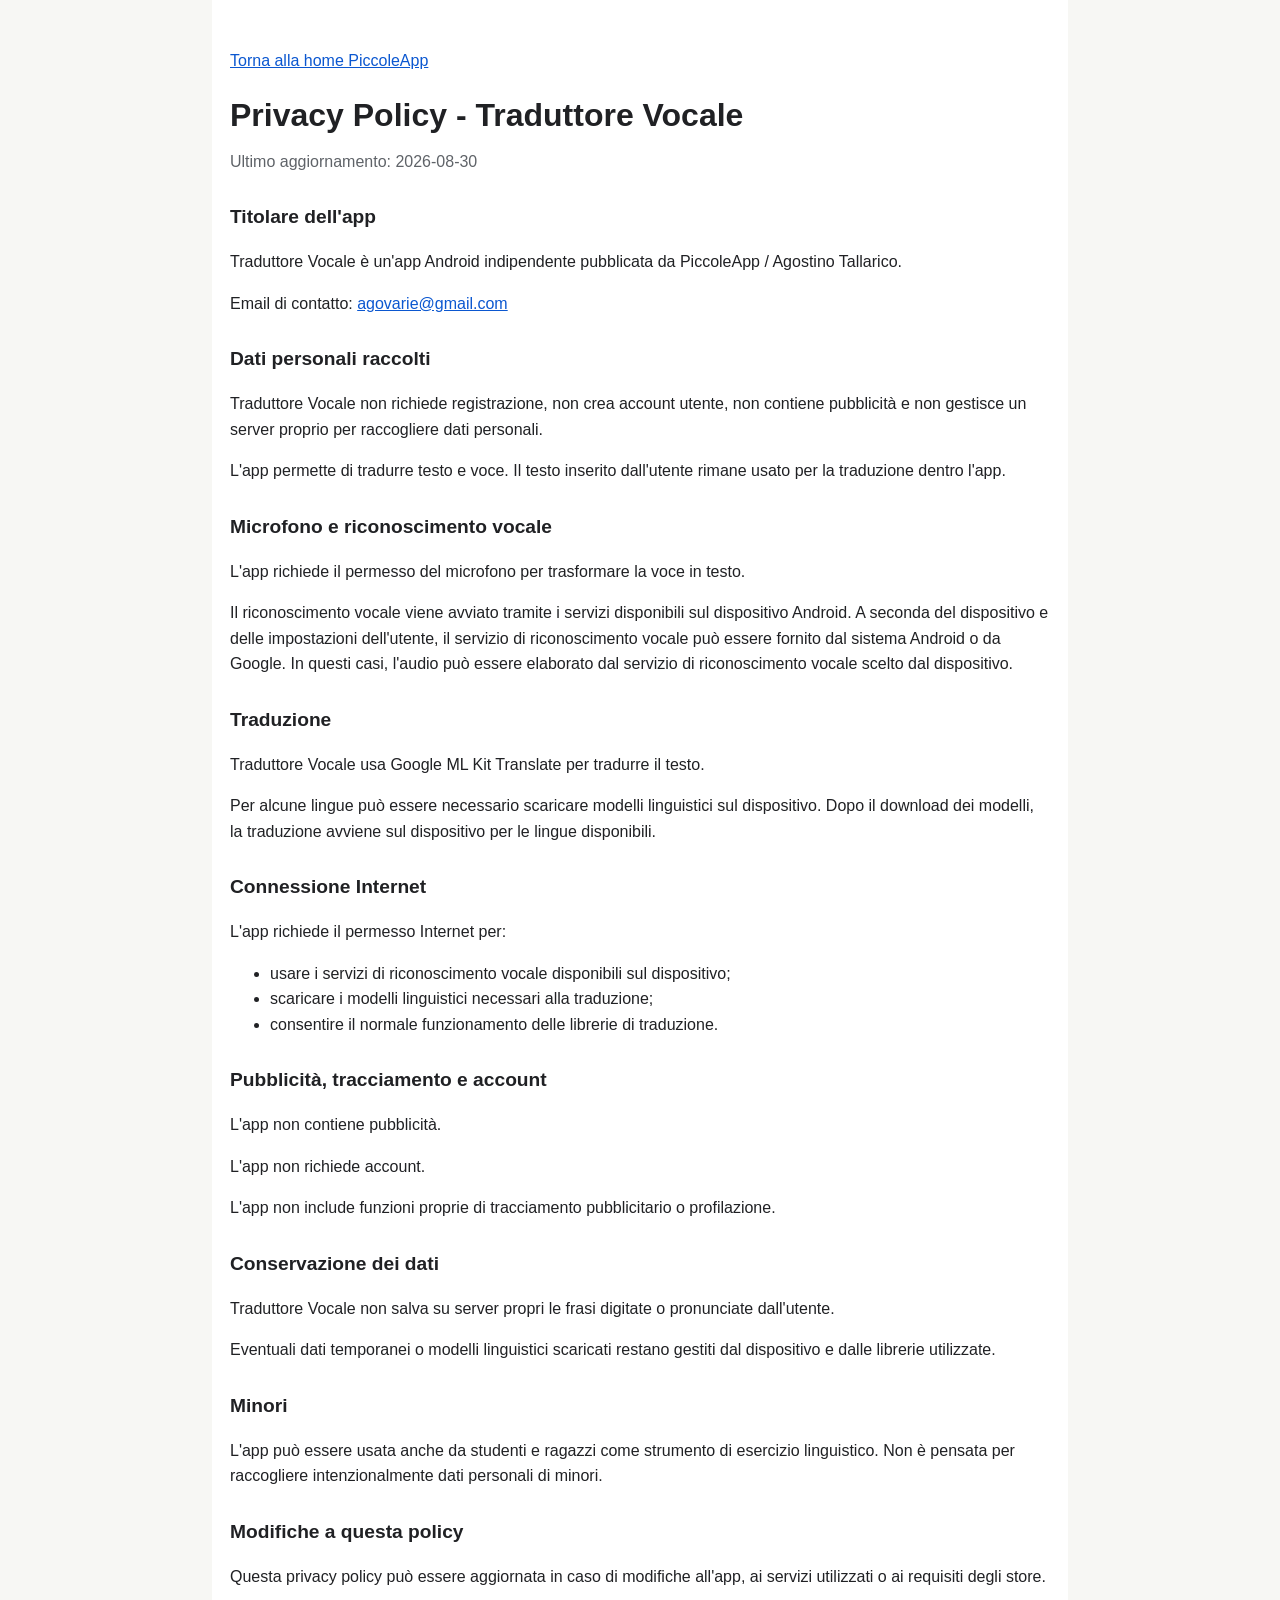
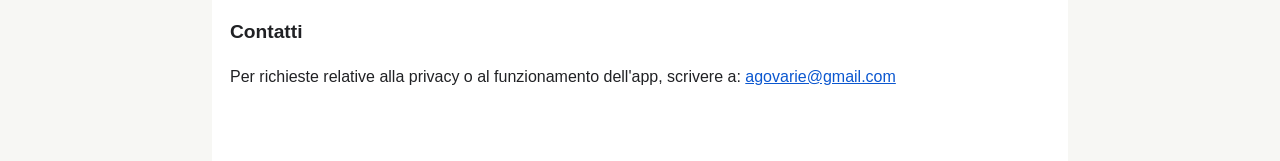
<file: HomePage_Principale-nuova-PiccoleAppV2.html>
<!doctype html>
<html lang="it">
<head>
  <meta charset="utf-8">
  <meta name="viewport" content="width=device-width, initial-scale=1">
  <title>Privacy Policy - Traduttore Vocale</title>
  <meta name="description" content="Privacy Policy di Traduttore Vocale per Android.">
  <style>
    :root {
      color-scheme: light;
      font-family: Arial, Helvetica, sans-serif;
      color: #202124;
      background: #f7f7f4;
    }
    body {
      margin: 0;
      line-height: 1.6;
    }
    main {
      max-width: 820px;
      margin: 0 auto;
      padding: 32px 18px 56px;
      background: #ffffff;
      min-height: 100vh;
    }
    h1 {
      font-size: 2rem;
      margin: 0 0 8px;
    }
    h2 {
      font-size: 1.2rem;
      margin-top: 28px;
    }
    p, li {
      font-size: 1rem;
    }
    .updated {
      color: #5f6368;
      margin-top: 0;
    }
    a {
      color: #0b57d0;
    }
  </style>
</head>
<body>
<main>
  <p><a href="index.html">Torna alla home PiccoleApp</a></p>
  <h1>Privacy Policy - Traduttore Vocale</h1>
  <p class="updated">Ultimo aggiornamento: 2026-08-30</p>

  <h2>Titolare dell'app</h2>
  <p>Traduttore Vocale è un'app Android indipendente pubblicata da PiccoleApp / Agostino Tallarico.</p>
  <p>Email di contatto: <a href="mailto:agovarie@gmail.com">agovarie@gmail.com</a></p>

  <h2>Dati personali raccolti</h2>
  <p>Traduttore Vocale non richiede registrazione, non crea account utente, non contiene pubblicità e non gestisce un server proprio per raccogliere dati personali.</p>
  <p>L'app permette di tradurre testo e voce. Il testo inserito dall'utente rimane usato per la traduzione dentro l'app.</p>

  <h2>Microfono e riconoscimento vocale</h2>
  <p>L'app richiede il permesso del microfono per trasformare la voce in testo.</p>
  <p>Il riconoscimento vocale viene avviato tramite i servizi disponibili sul dispositivo Android. A seconda del dispositivo e delle impostazioni dell'utente, il servizio di riconoscimento vocale può essere fornito dal sistema Android o da Google. In questi casi, l'audio può essere elaborato dal servizio di riconoscimento vocale scelto dal dispositivo.</p>

  <h2>Traduzione</h2>
  <p>Traduttore Vocale usa Google ML Kit Translate per tradurre il testo.</p>
  <p>Per alcune lingue può essere necessario scaricare modelli linguistici sul dispositivo. Dopo il download dei modelli, la traduzione avviene sul dispositivo per le lingue disponibili.</p>

  <h2>Connessione Internet</h2>
  <p>L'app richiede il permesso Internet per:</p>
  <ul>
    <li>usare i servizi di riconoscimento vocale disponibili sul dispositivo;</li>
    <li>scaricare i modelli linguistici necessari alla traduzione;</li>
    <li>consentire il normale funzionamento delle librerie di traduzione.</li>
  </ul>

  <h2>Pubblicità, tracciamento e account</h2>
  <p>L'app non contiene pubblicità.</p>
  <p>L'app non richiede account.</p>
  <p>L'app non include funzioni proprie di tracciamento pubblicitario o profilazione.</p>

  <h2>Conservazione dei dati</h2>
  <p>Traduttore Vocale non salva su server propri le frasi digitate o pronunciate dall'utente.</p>
  <p>Eventuali dati temporanei o modelli linguistici scaricati restano gestiti dal dispositivo e dalle librerie utilizzate.</p>

  <h2>Minori</h2>
  <p>L'app può essere usata anche da studenti e ragazzi come strumento di esercizio linguistico. Non è pensata per raccogliere intenzionalmente dati personali di minori.</p>

  <h2>Modifiche a questa policy</h2>
  <p>Questa privacy policy può essere aggiornata in caso di modifiche all'app, ai servizi utilizzati o ai requisiti degli store.</p>

  <h2>Contatti</h2>
  <p>Per richieste relative alla privacy o al funzionamento dell'app, scrivere a: <a href="mailto:agovarie@gmail.com">agovarie@gmail.com</a></p>
</main>
</body>
</html>
</file>
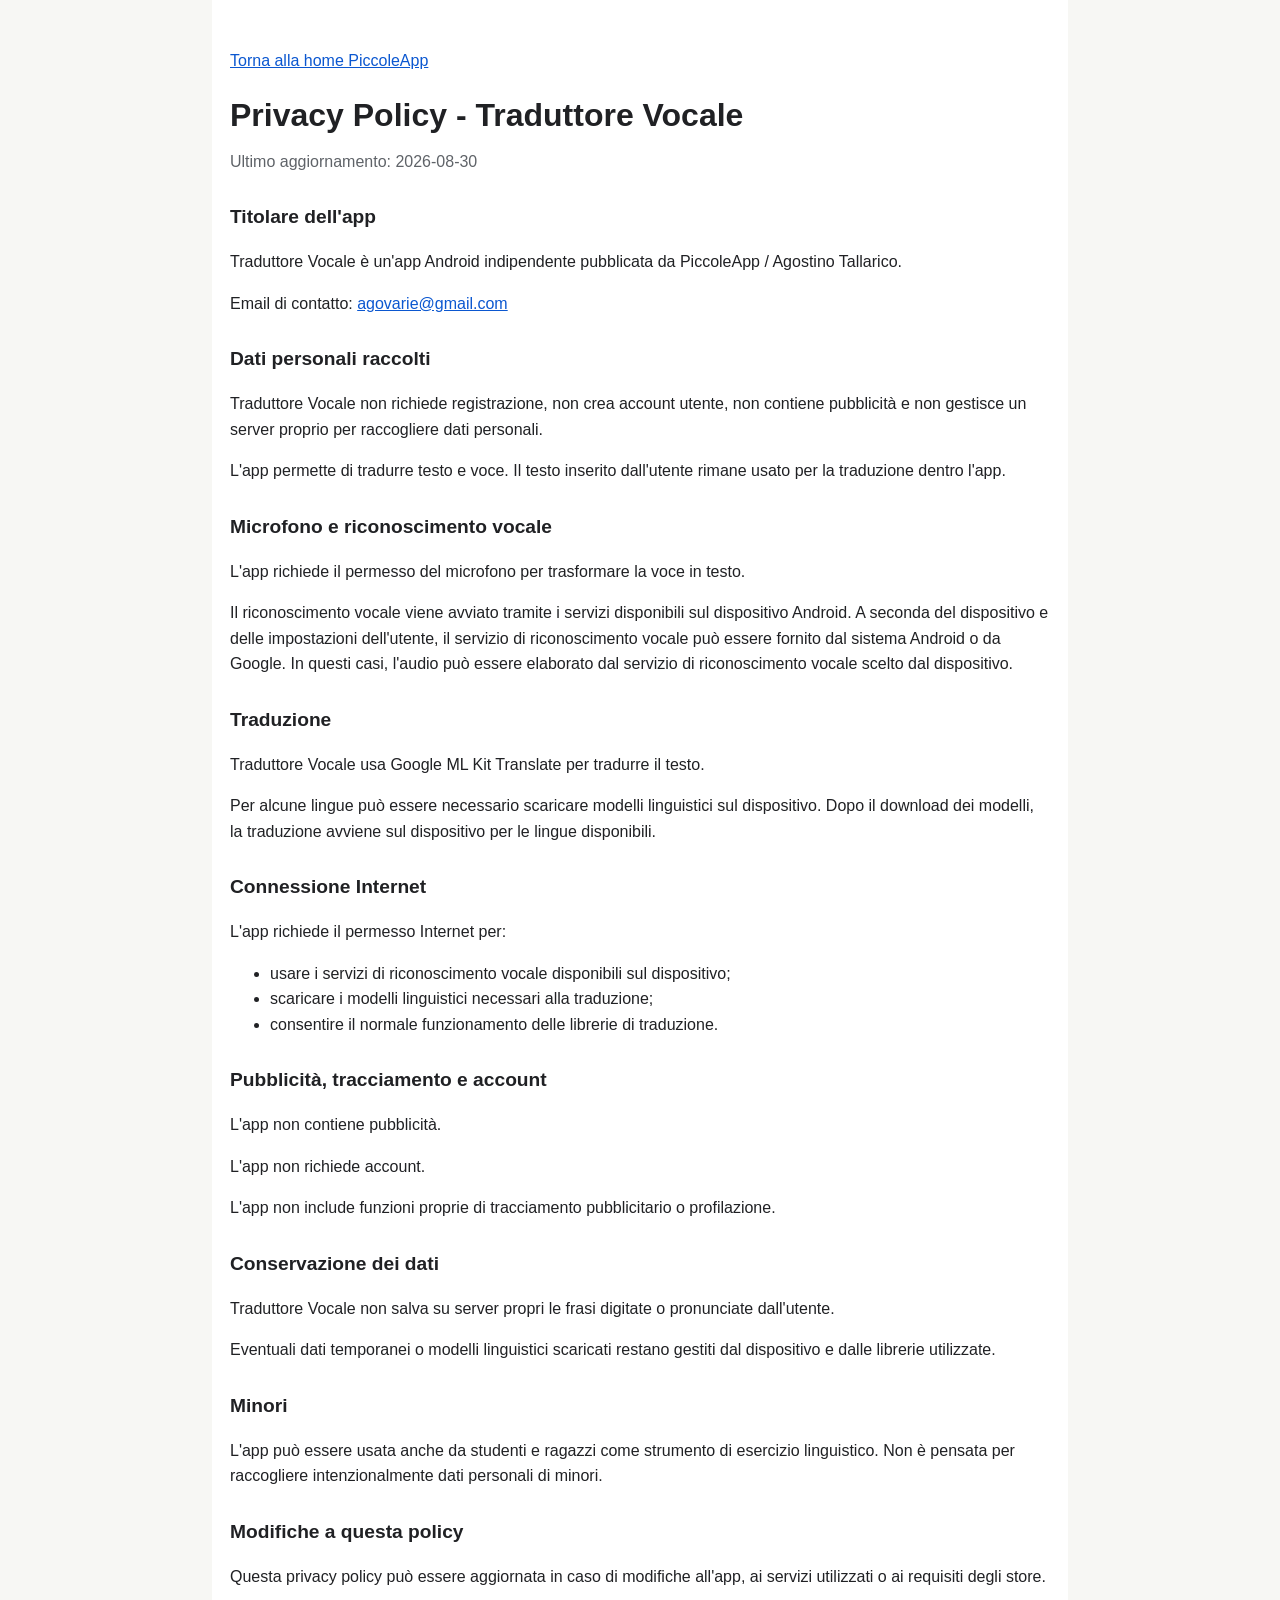
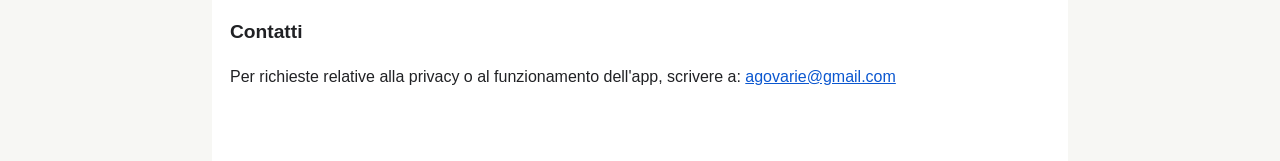
<file: privacy-traduttore-vocale.html>
<!doctype html>
<html lang="it">
<head>
  <meta charset="utf-8">
  <meta name="viewport" content="width=device-width, initial-scale=1">
  <title>Privacy Policy - Traduttore Vocale</title>
  <meta name="description" content="Privacy Policy di Traduttore Vocale per Android.">
  <style>
    :root {
      color-scheme: light;
      font-family: Arial, Helvetica, sans-serif;
      color: #202124;
      background: #f7f7f4;
    }
    body {
      margin: 0;
      line-height: 1.6;
    }
    main {
      max-width: 820px;
      margin: 0 auto;
      padding: 32px 18px 56px;
      background: #ffffff;
      min-height: 100vh;
    }
    h1 {
      font-size: 2rem;
      margin: 0 0 8px;
    }
    h2 {
      font-size: 1.2rem;
      margin-top: 28px;
    }
    p, li {
      font-size: 1rem;
    }
    .updated {
      color: #5f6368;
      margin-top: 0;
    }
    a {
      color: #0b57d0;
    }
  </style>
</head>
<body>
<main>
  <p><a href="index.html">Torna alla home PiccoleApp</a></p>
  <h1>Privacy Policy - Traduttore Vocale</h1>
  <p class="updated">Ultimo aggiornamento: 2026-08-30</p>

  <h2>Titolare dell'app</h2>
  <p>Traduttore Vocale è un'app Android indipendente pubblicata da PiccoleApp / Agostino Tallarico.</p>
  <p>Email di contatto: <a href="mailto:agovarie@gmail.com">agovarie@gmail.com</a></p>

  <h2>Dati personali raccolti</h2>
  <p>Traduttore Vocale non richiede registrazione, non crea account utente, non contiene pubblicità e non gestisce un server proprio per raccogliere dati personali.</p>
  <p>L'app permette di tradurre testo e voce. Il testo inserito dall'utente rimane usato per la traduzione dentro l'app.</p>

  <h2>Microfono e riconoscimento vocale</h2>
  <p>L'app richiede il permesso del microfono per trasformare la voce in testo.</p>
  <p>Il riconoscimento vocale viene avviato tramite i servizi disponibili sul dispositivo Android. A seconda del dispositivo e delle impostazioni dell'utente, il servizio di riconoscimento vocale può essere fornito dal sistema Android o da Google. In questi casi, l'audio può essere elaborato dal servizio di riconoscimento vocale scelto dal dispositivo.</p>

  <h2>Traduzione</h2>
  <p>Traduttore Vocale usa Google ML Kit Translate per tradurre il testo.</p>
  <p>Per alcune lingue può essere necessario scaricare modelli linguistici sul dispositivo. Dopo il download dei modelli, la traduzione avviene sul dispositivo per le lingue disponibili.</p>

  <h2>Connessione Internet</h2>
  <p>L'app richiede il permesso Internet per:</p>
  <ul>
    <li>usare i servizi di riconoscimento vocale disponibili sul dispositivo;</li>
    <li>scaricare i modelli linguistici necessari alla traduzione;</li>
    <li>consentire il normale funzionamento delle librerie di traduzione.</li>
  </ul>

  <h2>Pubblicità, tracciamento e account</h2>
  <p>L'app non contiene pubblicità.</p>
  <p>L'app non richiede account.</p>
  <p>L'app non include funzioni proprie di tracciamento pubblicitario o profilazione.</p>

  <h2>Conservazione dei dati</h2>
  <p>Traduttore Vocale non salva su server propri le frasi digitate o pronunciate dall'utente.</p>
  <p>Eventuali dati temporanei o modelli linguistici scaricati restano gestiti dal dispositivo e dalle librerie utilizzate.</p>

  <h2>Minori</h2>
  <p>L'app può essere usata anche da studenti e ragazzi come strumento di esercizio linguistico. Non è pensata per raccogliere intenzionalmente dati personali di minori.</p>

  <h2>Modifiche a questa policy</h2>
  <p>Questa privacy policy può essere aggiornata in caso di modifiche all'app, ai servizi utilizzati o ai requisiti degli store.</p>

  <h2>Contatti</h2>
  <p>Per richieste relative alla privacy o al funzionamento dell'app, scrivere a: <a href="mailto:agovarie@gmail.com">agovarie@gmail.com</a></p>
</main>
</body>
</html>
</file>
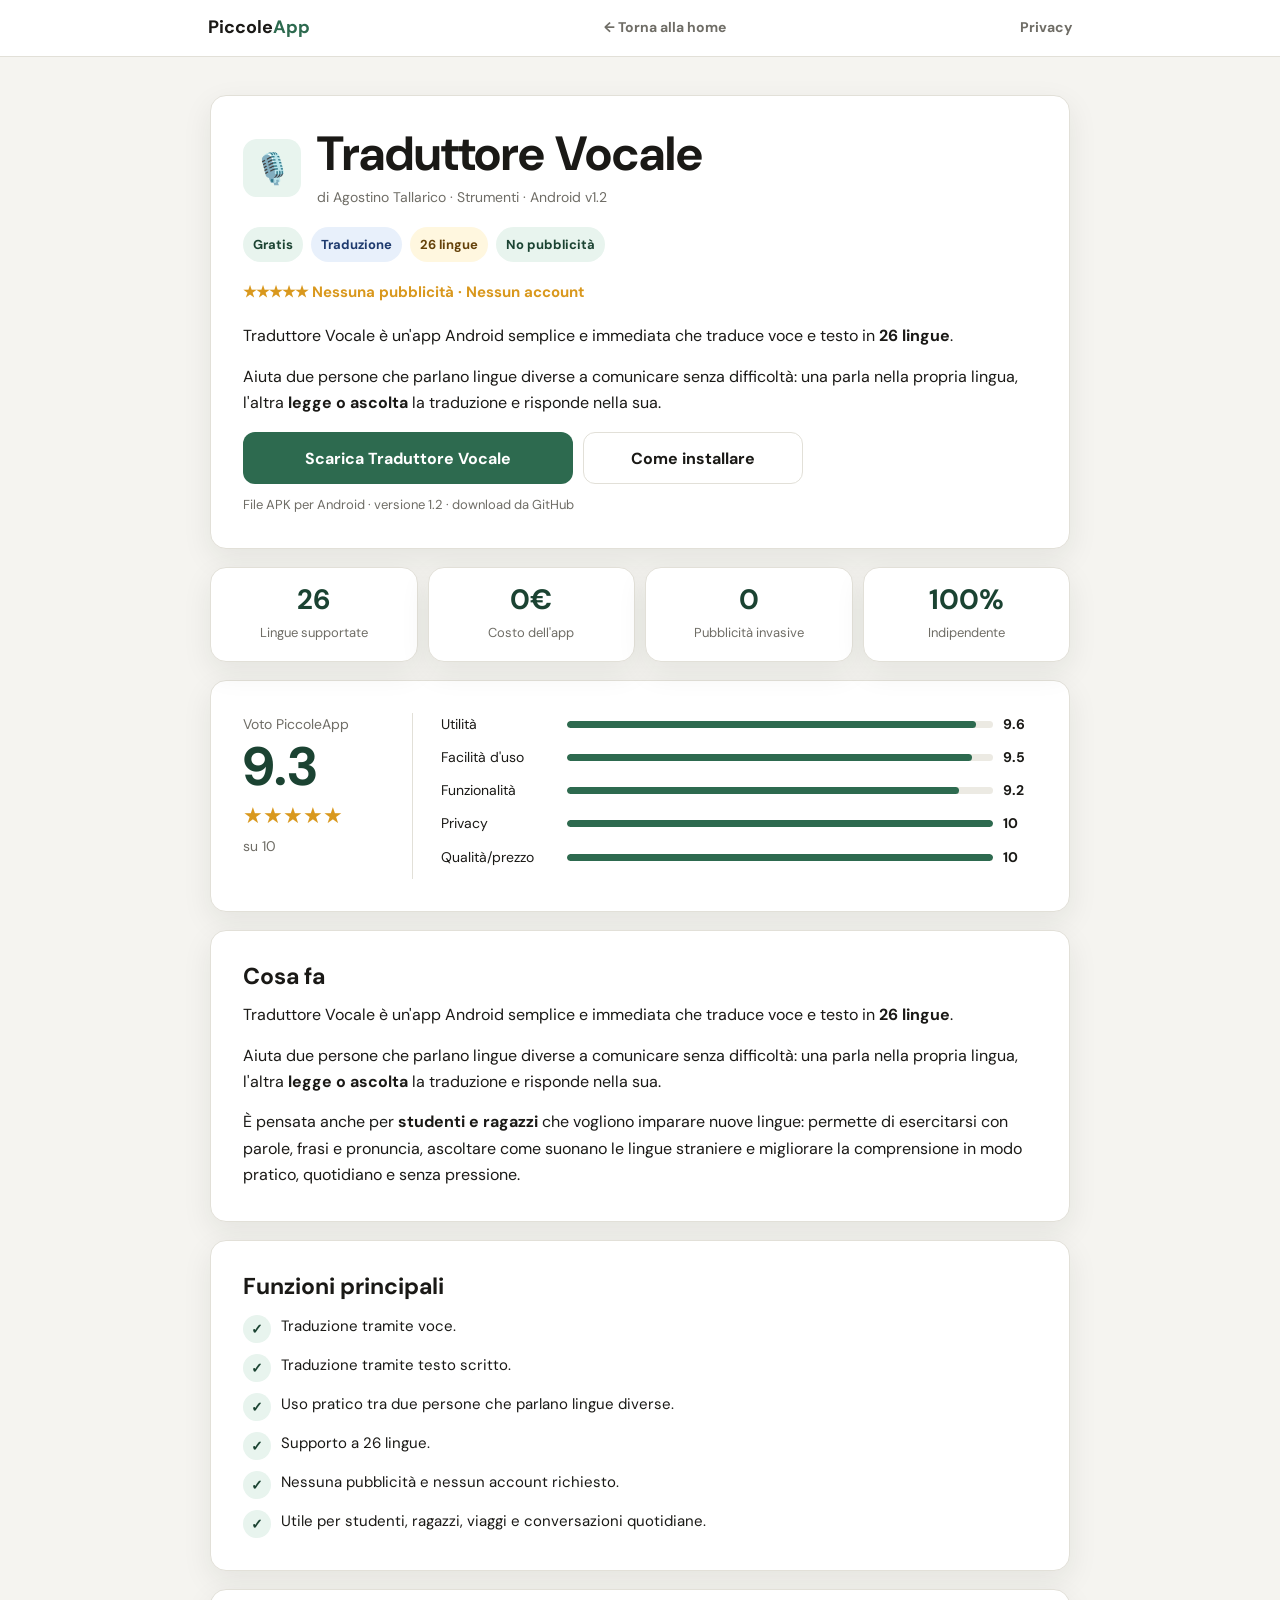
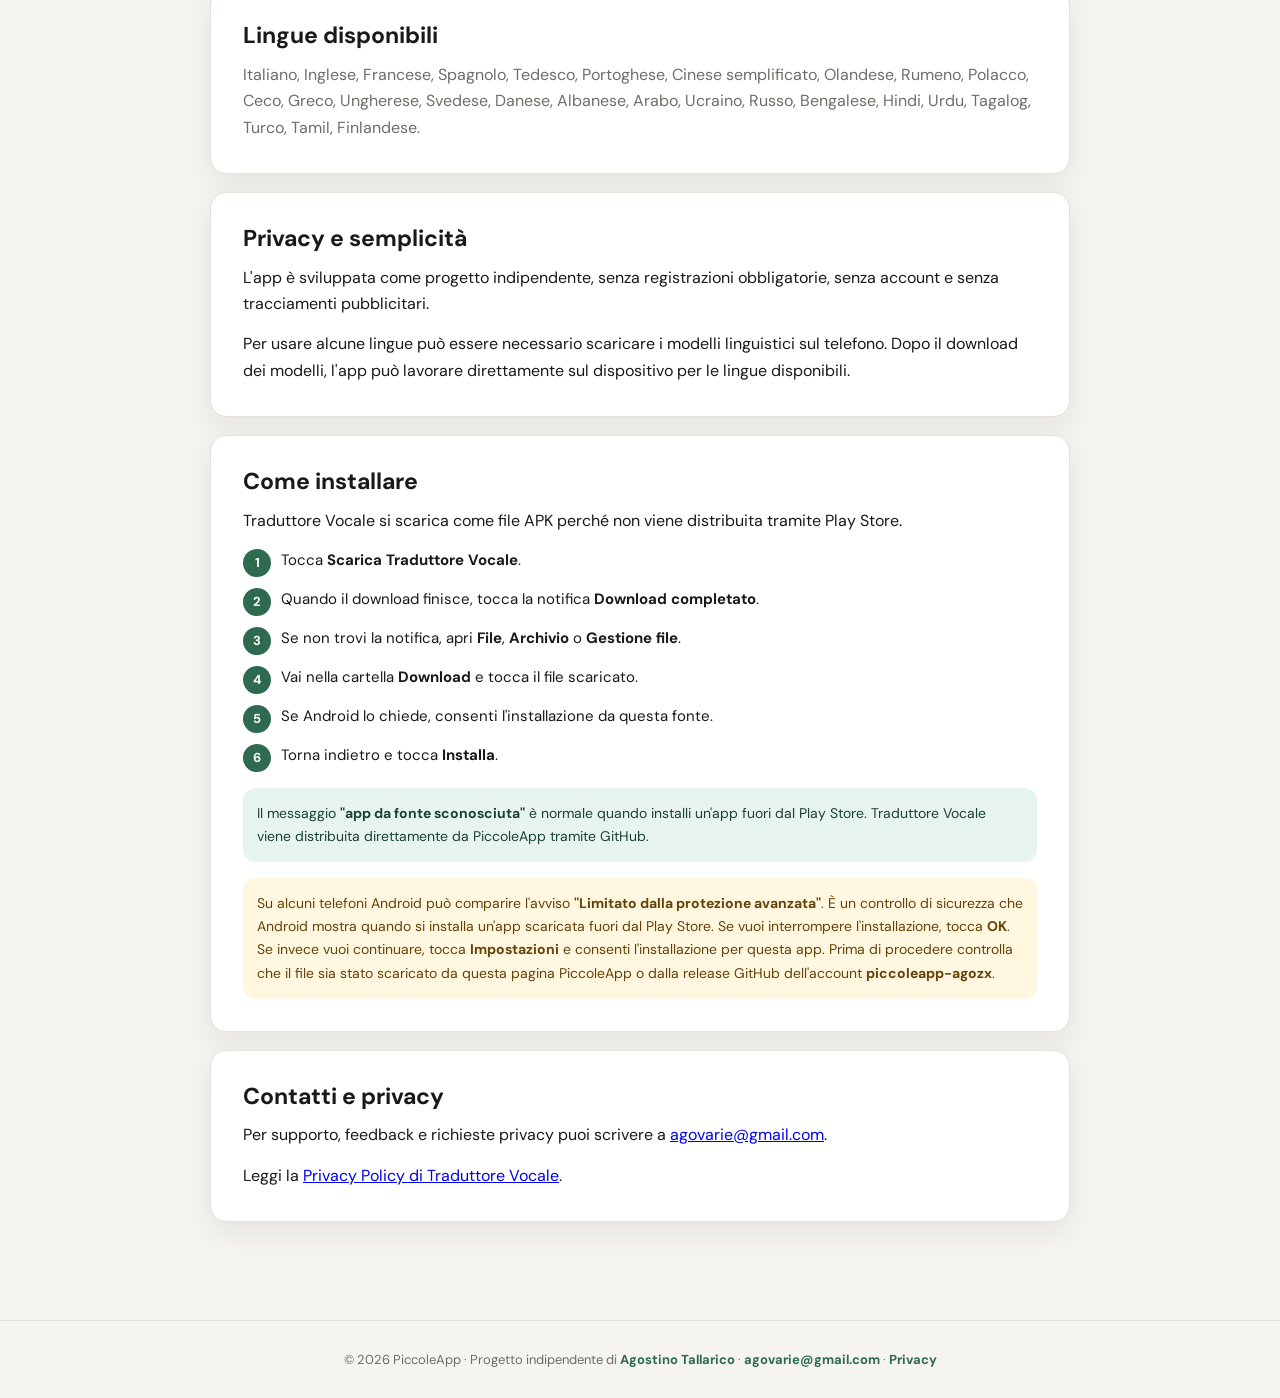
<file: Recensione_TraduttoreVocale.html>
<!DOCTYPE html>
<html lang="it">
<head>
  <meta charset="UTF-8" />
  <meta name="viewport" content="width=device-width, initial-scale=1.0" />
  <title>Traduttore Vocale v1.2 - PiccoleApp</title>
  <meta name="description" content="Traduttore Vocale è un'app Android gratuita che traduce voce e testo in 26 lingue e aiuta due persone a comunicare parlando ognuna nella propria lingua." />
  <link rel="preconnect" href="https://fonts.googleapis.com">
  <link rel="preconnect" href="https://fonts.gstatic.com" crossorigin>
  <link href="https://fonts.googleapis.com/css2?family=DM+Sans:wght@400;500;600;700&display=swap" rel="stylesheet">
  <style>
    *, *::before, *::after {
      box-sizing: border-box;
      margin: 0;
      padding: 0;
    }

    :root {
      --bg: #f5f4f0;
      --surface: #ffffff;
      --border: #e2e0d8;
      --text: #1a1916;
      --muted: #6f6d66;
      --accent: #2d6a4f;
      --accent-dark: #24563f;
      --accent-light: #e8f4ee;
      --accent-text: #1b4332;
      --info-light: #e8f0fb;
      --info-text: #1e3a6e;
      --warning-light: #fff7df;
      --warning-text: #65420a;
      --radius-sm: 8px;
      --radius-md: 12px;
      --radius-lg: 16px;
      --shadow: 0 10px 30px rgba(28, 34, 30, 0.08);
    }

    html {
      scroll-behavior: smooth;
    }

    body {
      font-family: 'DM Sans', Arial, sans-serif;
      background: var(--bg);
      color: var(--text);
      line-height: 1.65;
      overflow-x: hidden;
    }

    nav {
      background: rgba(255, 255, 255, 0.96);
      border-bottom: 1px solid var(--border);
      position: sticky;
      top: 0;
      z-index: 100;
      backdrop-filter: blur(10px);
    }

    .nav-inner {
      width: min(100%, 900px);
      margin: 0 auto;
      padding: 0 18px;
      min-height: 56px;
      display: flex;
      align-items: center;
      justify-content: space-between;
      gap: 14px;
    }

    .logo,
    .back-link {
      color: var(--text);
      text-decoration: none;
      font-weight: 700;
    }

    .logo {
      font-size: 18px;
    }

    .logo span {
      color: var(--accent);
    }

    .back-link {
      color: var(--muted);
      font-size: 14px;
      white-space: nowrap;
    }

    .back-link:hover {
      color: var(--accent);
    }

    main {
      width: min(100%, 900px);
      margin: 0 auto;
      padding: 22px 16px 64px;
    }

    .hero,
    .stat-card,
    .score-card,
    .section-card {
      background: var(--surface);
      border: 1px solid var(--border);
      border-radius: var(--radius-lg);
      box-shadow: var(--shadow);
    }

    .hero {
      padding: 24px 20px;
      margin-bottom: 18px;
    }

    .app-top {
      display: grid;
      grid-template-columns: 58px 1fr;
      gap: 16px;
      align-items: center;
      margin-bottom: 18px;
    }

    .app-icon {
      width: 58px;
      height: 58px;
      border-radius: 14px;
      background: var(--accent-light);
      display: flex;
      align-items: center;
      justify-content: center;
      font-size: 30px;
    }

    h1 {
      font-size: clamp(30px, 8vw, 48px);
      line-height: 1.08;
      letter-spacing: 0;
      font-weight: 700;
      margin-bottom: 6px;
    }

    h2 {
      font-size: 23px;
      line-height: 1.2;
      letter-spacing: 0;
      font-weight: 700;
      margin-bottom: 12px;
    }

    p {
      font-size: 16px;
      margin-bottom: 14px;
    }

    .meta {
      color: var(--muted);
      font-size: 14px;
      margin: 0;
    }

    .tag-list {
      display: grid;
      grid-template-columns: repeat(2, minmax(0, 1fr));
      gap: 8px;
      margin: 14px 0 18px;
    }

    .tag {
      display: inline-flex;
      align-items: center;
      justify-content: center;
      min-height: 34px;
      border-radius: 999px;
      padding: 7px 10px;
      font-size: 13px;
      font-weight: 700;
      text-align: center;
    }

    .tag-free {
      background: var(--accent-light);
      color: var(--accent-text);
    }

    .tag-info {
      background: var(--info-light);
      color: var(--info-text);
    }

    .tag-warning {
      background: var(--warning-light);
      color: var(--warning-text);
    }

    .rating {
      color: #d9981d;
      font-size: 15px;
      font-weight: 700;
      margin-bottom: 18px;
    }

    .actions {
      display: grid;
      gap: 10px;
      margin-top: 16px;
    }

    .btn {
      display: inline-flex;
      min-height: 52px;
      align-items: center;
      justify-content: center;
      border-radius: var(--radius-md);
      border: 1px solid transparent;
      padding: 14px 18px;
      font-family: 'DM Sans', Arial, sans-serif;
      font-size: 16px;
      font-weight: 700;
      line-height: 1.2;
      text-align: center;
      text-decoration: none;
      cursor: pointer;
      width: 100%;
    }

    .btn-download {
      background: var(--accent);
      color: #ffffff;
    }

    .btn-download:hover {
      background: var(--accent-dark);
    }

    .btn-outline {
      background: #ffffff;
      border-color: var(--border);
      color: var(--text);
    }

    .download-note {
      color: var(--muted);
      font-size: 13px;
      margin: 10px 0 0;
    }

    .stats-grid {
      display: grid;
      grid-template-columns: repeat(2, minmax(0, 1fr));
      gap: 10px;
      margin-bottom: 18px;
    }

    .stat-card {
      padding: 18px 12px;
      text-align: center;
    }

    .stat-number {
      color: var(--accent-text);
      font-size: 28px;
      line-height: 1;
      font-weight: 700;
      margin-bottom: 8px;
    }

    .stat-label {
      color: var(--muted);
      font-size: 13px;
      margin: 0;
    }

    .score-card {
      padding: 22px 20px;
      margin-bottom: 18px;
    }

    .score-main {
      margin-bottom: 18px;
    }

    .score-title {
      color: var(--muted);
      font-size: 14px;
      margin-bottom: 4px;
    }

    .score-value {
      color: var(--accent-text);
      font-size: 54px;
      line-height: 1;
      font-weight: 700;
      margin-bottom: 4px;
    }

    .score-stars {
      color: #d9981d;
      font-size: 22px;
      margin-bottom: 0;
    }

    .score-row {
      display: grid;
      grid-template-columns: 116px 1fr 34px;
      gap: 10px;
      align-items: center;
      margin-bottom: 10px;
      font-size: 14px;
    }

    .bar {
      height: 7px;
      border-radius: 999px;
      background: #eceae3;
      overflow: hidden;
    }

    .bar span {
      display: block;
      height: 100%;
      border-radius: inherit;
      background: var(--accent);
    }

    .section-card {
      padding: 22px 20px;
      margin-bottom: 18px;
    }

    .section-card p:last-child,
    .section-card ul:last-child {
      margin-bottom: 0;
    }

    .feature-list,
    .steps {
      display: grid;
      gap: 10px;
      margin: 14px 0 0;
      list-style: none;
    }

    .feature-list li,
    .steps li {
      display: grid;
      grid-template-columns: 28px 1fr;
      gap: 10px;
      align-items: start;
      font-size: 15px;
    }

    .bullet,
    .step-n {
      width: 28px;
      height: 28px;
      border-radius: 50%;
      background: var(--accent-light);
      color: var(--accent-text);
      font-size: 14px;
      font-weight: 700;
      display: inline-flex;
      align-items: center;
      justify-content: center;
      margin-top: 1px;
    }

    .step-n {
      background: var(--accent);
      color: #ffffff;
      font-size: 13px;
    }

    .language-list {
      color: var(--muted);
    }

    .note {
      background: var(--accent-light);
      border-radius: var(--radius-md);
      padding: 14px;
      color: var(--accent-text);
      font-size: 14px;
      margin-top: 16px;
    }

    footer {
      border-top: 1px solid var(--border);
      text-align: center;
      padding: 28px 20px;
      color: var(--muted);
    }

    footer p {
      font-size: 13px;
      margin: 0;
    }

    footer a {
      color: var(--accent);
      text-decoration: none;
      font-weight: 700;
    }

    @media (min-width: 700px) {
      main {
        padding: 38px 20px 80px;
      }

      .hero,
      .score-card,
      .section-card {
        padding: 32px;
      }

      .tag-list {
        grid-template-columns: repeat(4, minmax(0, max-content));
      }

      .actions {
        grid-template-columns: minmax(260px, 330px) minmax(180px, 220px);
      }

      .stats-grid {
        grid-template-columns: repeat(4, minmax(0, 1fr));
      }

      .score-card {
        display: grid;
        grid-template-columns: 170px 1fr;
        gap: 28px;
      }

      .score-main {
        border-right: 1px solid var(--border);
        margin-bottom: 0;
        padding-right: 26px;
      }
    }

    @media (max-width: 420px) {
      .nav-inner {
        padding: 0 14px;
      }

      .back-link {
        font-size: 13px;
      }

      main {
        padding-left: 12px;
        padding-right: 12px;
      }

      .hero,
      .stat-card,
      .score-card,
      .section-card {
        border-radius: var(--radius-md);
      }

      .tag-list,
      .stats-grid {
        grid-template-columns: 1fr;
      }

      .score-row {
        grid-template-columns: 92px 1fr 30px;
      }
    }
  </style>
</head>
<body>

<nav>
  <div class="nav-inner">
    <a href="index.html" class="logo">Piccole<span>App</span></a>
    <a href="index.html" class="back-link">← Torna alla home</a>
    <a href="privacy-traduttore-vocale.html" class="back-link">Privacy</a>
  </div>
</nav>

<main>
  <section class="hero">
    <div class="app-top">
      <div class="app-icon">🎙️</div>
      <div>
        <h1>Traduttore Vocale</h1>
        <p class="meta">di Agostino Tallarico · Strumenti · Android v1.2</p>
      </div>
    </div>

    <div class="tag-list">
      <span class="tag tag-free">Gratis</span>
      <span class="tag tag-info">Traduzione</span>
      <span class="tag tag-warning">26 lingue</span>
      <span class="tag tag-free">No pubblicità</span>
    </div>

    <p class="rating">★★★★★ Nessuna pubblicità · Nessun account</p>

    <p>Traduttore Vocale è un'app Android semplice e immediata che traduce voce e testo in <strong>26 lingue</strong>.</p>
    <p>Aiuta due persone che parlano lingue diverse a comunicare senza difficoltà: una parla nella propria lingua, l'altra <strong>legge o ascolta</strong> la traduzione e risponde nella sua.</p>

    <div class="actions">
      <a href="https://github.com/piccoleapp-agozx/piccoleapp-agozx.github.io/releases/download/v1.2/Traduttore_Vocale_v1.2.apk" class="btn btn-download">Scarica Traduttore Vocale</a>
      <a href="#installa" class="btn btn-outline">Come installare</a>
    </div>
    <p class="download-note">File APK per Android · versione 1.2 · download da GitHub</p>
  </section>

  <section class="stats-grid" aria-label="Dati principali">
    <div class="stat-card">
      <div class="stat-number">26</div>
      <p class="stat-label">Lingue supportate</p>
    </div>
    <div class="stat-card">
      <div class="stat-number">0€</div>
      <p class="stat-label">Costo dell'app</p>
    </div>
    <div class="stat-card">
      <div class="stat-number">0</div>
      <p class="stat-label">Pubblicità invasive</p>
    </div>
    <div class="stat-card">
      <div class="stat-number">100%</div>
      <p class="stat-label">Indipendente</p>
    </div>
  </section>

  <section class="score-card">
    <div class="score-main">
      <p class="score-title">Voto PiccoleApp</p>
      <div class="score-value">9.3</div>
      <p class="score-stars">★★★★★</p>
      <p class="meta">su 10</p>
    </div>
    <div>
      <div class="score-row"><span>Utilità</span><div class="bar"><span style="width: 96%;"></span></div><strong>9.6</strong></div>
      <div class="score-row"><span>Facilità d'uso</span><div class="bar"><span style="width: 95%;"></span></div><strong>9.5</strong></div>
      <div class="score-row"><span>Funzionalità</span><div class="bar"><span style="width: 92%;"></span></div><strong>9.2</strong></div>
      <div class="score-row"><span>Privacy</span><div class="bar"><span style="width: 100%;"></span></div><strong>10</strong></div>
      <div class="score-row"><span>Qualità/prezzo</span><div class="bar"><span style="width: 100%;"></span></div><strong>10</strong></div>
    </div>
  </section>

  <section class="section-card">
    <h2>Cosa fa</h2>
    <p>Traduttore Vocale è un'app Android semplice e immediata che traduce voce e testo in <strong>26 lingue</strong>.</p>
    <p>Aiuta due persone che parlano lingue diverse a comunicare senza difficoltà: una parla nella propria lingua, l'altra <strong>legge o ascolta</strong> la traduzione e risponde nella sua.</p>
    <p>È pensata anche per <strong>studenti e ragazzi</strong> che vogliono imparare nuove lingue: permette di esercitarsi con parole, frasi e pronuncia, ascoltare come suonano le lingue straniere e migliorare la comprensione in modo pratico, quotidiano e senza pressione.</p>
  </section>

  <section class="section-card">
    <h2>Funzioni principali</h2>
    <ul class="feature-list">
      <li><span class="bullet">✓</span><span>Traduzione tramite voce.</span></li>
      <li><span class="bullet">✓</span><span>Traduzione tramite testo scritto.</span></li>
      <li><span class="bullet">✓</span><span>Uso pratico tra due persone che parlano lingue diverse.</span></li>
      <li><span class="bullet">✓</span><span>Supporto a 26 lingue.</span></li>
      <li><span class="bullet">✓</span><span>Nessuna pubblicità e nessun account richiesto.</span></li>
      <li><span class="bullet">✓</span><span>Utile per studenti, ragazzi, viaggi e conversazioni quotidiane.</span></li>
    </ul>
  </section>

  <section class="section-card">
    <h2>Lingue disponibili</h2>
    <p class="language-list">Italiano, Inglese, Francese, Spagnolo, Tedesco, Portoghese, Cinese semplificato, Olandese, Rumeno, Polacco, Ceco, Greco, Ungherese, Svedese, Danese, Albanese, Arabo, Ucraino, Russo, Bengalese, Hindi, Urdu, Tagalog, Turco, Tamil, Finlandese.</p>
  </section>

  <section class="section-card">
    <h2>Privacy e semplicità</h2>
    <p>L'app è sviluppata come progetto indipendente, senza registrazioni obbligatorie, senza account e senza tracciamenti pubblicitari.</p>
    <p>Per usare alcune lingue può essere necessario scaricare i modelli linguistici sul telefono. Dopo il download dei modelli, l'app può lavorare direttamente sul dispositivo per le lingue disponibili.</p>
  </section>

  <section class="section-card" id="installa">
    <h2>Come installare</h2>
    <p>Traduttore Vocale si scarica come file APK perché non viene distribuita tramite Play Store.</p>
    <ol class="steps">
      <li><span class="step-n">1</span><span>Tocca <strong>Scarica Traduttore Vocale</strong>.</span></li>
      <li><span class="step-n">2</span><span>Quando il download finisce, tocca la notifica <strong>Download completato</strong>.</span></li>
      <li><span class="step-n">3</span><span>Se non trovi la notifica, apri <strong>File</strong>, <strong>Archivio</strong> o <strong>Gestione file</strong>.</span></li>
      <li><span class="step-n">4</span><span>Vai nella cartella <strong>Download</strong> e tocca il file scaricato.</span></li>
      <li><span class="step-n">5</span><span>Se Android lo chiede, consenti l'installazione da questa fonte.</span></li>
      <li><span class="step-n">6</span><span>Torna indietro e tocca <strong>Installa</strong>.</span></li>
    </ol>
    <div class="note">
      Il messaggio <strong>"app da fonte sconosciuta"</strong> è normale quando installi un'app fuori dal Play Store. Traduttore Vocale viene distribuita direttamente da PiccoleApp tramite GitHub.
    </div>
    <div class="note" style="background:var(--warning-light); color:var(--warning-text);">
      Su alcuni telefoni Android può comparire l'avviso <strong>"Limitato dalla protezione avanzata"</strong>. È un controllo di sicurezza che Android mostra quando si installa un'app scaricata fuori dal Play Store. Se vuoi interrompere l'installazione, tocca <strong>OK</strong>. Se invece vuoi continuare, tocca <strong>Impostazioni</strong> e consenti l'installazione per questa app. Prima di procedere controlla che il file sia stato scaricato da questa pagina PiccoleApp o dalla release GitHub dell'account <strong>piccoleapp-agozx</strong>.
    </div>
  </section>

  <section class="section-card">
    <h2>Contatti e privacy</h2>
    <p>Per supporto, feedback e richieste privacy puoi scrivere a <a href="mailto:agovarie@gmail.com">agovarie@gmail.com</a>.</p>
    <p>Leggi la <a href="privacy-traduttore-vocale.html">Privacy Policy di Traduttore Vocale</a>.</p>
  </section>
</main>

<footer>
  <p>© 2026 PiccoleApp · Progetto indipendente di <a href="https://piccoleapp-agozx.github.io">Agostino Tallarico</a> · <a href="mailto:agovarie@gmail.com">agovarie@gmail.com</a> · <a href="privacy-traduttore-vocale.html">Privacy</a></p>
</footer>

</body>
</html>
</file>
<file: styles.css>
:root{--ink:#172033;--muted:#687087;--blue:#1769ff;--paper:#f7f9ff;--line:#e3e8f3;--white:#fff}*{box-sizing:border-box}html{scroll-behavior:smooth}body{margin:0;color:var(--ink);font-family:Inter,ui-sans-serif,system-ui,-apple-system,"Segoe UI",sans-serif;background:#fff;line-height:1.65}.hero{min-height:680px;color:#fff;overflow:hidden;background:radial-gradient(circle at 78% 40%,#324fd1 0,transparent 28%),linear-gradient(135deg,#0c1631 0%,#17275c 54%,#203a91 100%)}.nav{height:88px;max-width:1180px;margin:auto;padding:0 28px;display:flex;align-items:center;justify-content:space-between;border-bottom:1px solid #ffffff25}.brand{display:flex;align-items:center;gap:11px;color:inherit;text-decoration:none;font-size:1.28rem;font-weight:800;letter-spacing:-.03em}.brand-mark{width:38px;height:38px;display:grid;place-items:center;border-radius:12px;background:linear-gradient(145deg,#4da1ff,#1658ee);box-shadow:0 8px 24px #08102a88}.nav-link{color:#eaf0ff;text-decoration:none;font-weight:650}.hero-content{max-width:1180px;margin:auto;padding:92px 28px 80px;display:grid;grid-template-columns:1.15fr .85fr;align-items:center;gap:50px}.eyebrow{margin:0 0 14px;color:#6e8cff;font-size:.76rem;font-weight:850;letter-spacing:.17em}.hero .eyebrow{color:#8fb1ff}h1{font-size:clamp(3rem,6vw,5.8rem);letter-spacing:-.065em;line-height:.98;margin:0 0 28px;max-width:800px}h1 span{color:#8eb2ff}.intro{font-size:1.12rem;color:#d3dcf5;max-width:650px;margin:0 0 34px}.primary{display:inline-flex;gap:14px;align-items:center;background:#fff;color:#153475;text-decoration:none;font-weight:800;padding:14px 21px;border-radius:12px;box-shadow:0 12px 30px #050b1d66;transition:.2s}.primary:hover{transform:translateY(-2px)}.hero-art{position:relative;display:grid;place-items:center;min-height:430px}.phone{z-index:2;width:235px;height:430px;padding:12px;border:1px solid #ffffff55;border-radius:40px;background:#0b1128;box-shadow:0 40px 80px #02061699;transform:rotate(5deg)}.speaker{width:68px;height:7px;border-radius:8px;background:#252d45;margin:3px auto 9px}.screen{height:382px;border-radius:28px;background:linear-gradient(160deg,#eef5ff,#fff);color:#172033;display:flex;flex-direction:column;align-items:center;justify-content:center;gap:8px}.mini-logo{width:64px;height:64px;display:grid;place-items:center;border-radius:20px;color:white;font-size:2rem;font-weight:900;background:linear-gradient(145deg,#4da1ff,#1658ee)}.screen strong{font-size:1.28rem}.screen small{color:#7b8293}.mini-grid{display:grid;grid-template-columns:repeat(4,38px);gap:8px;margin-top:26px}.mini-grid i{height:38px;display:grid;place-items:center;font-style:normal;border-radius:11px;background:#e8efff;color:#2b60d6}.orb{position:absolute;border-radius:50%;filter:blur(1px)}.orb-one{width:130px;height:130px;background:#4396ff44;right:5%;top:0}.orb-two{width:70px;height:70px;background:#8d6cff66;left:4%;bottom:8%}.apps{max-width:1180px;margin:auto;padding:100px 28px}.section-heading{display:grid;grid-template-columns:1fr 1fr;align-items:end;gap:80px;margin-bottom:42px}.section-heading h2,.about h2{margin:0;font-size:clamp(2rem,3.5vw,3.3rem);line-height:1.08;letter-spacing:-.045em}.section-heading>p{margin:0;color:var(--muted);font-size:1.04rem}.cards{display:grid;grid-template-columns:repeat(3,1fr);gap:22px}.card{min-height:390px;padding:30px;border:1px solid var(--line);border-radius:22px;background:var(--white);box-shadow:0 15px 40px #20315b0d;display:flex;flex-direction:column;transition:.25s}.card:hover{transform:translateY(-6px);box-shadow:0 22px 50px #20315b1a}.app-icon{width:66px;height:66px;display:grid;place-items:center;border-radius:19px;font-size:1.7rem;font-weight:850;margin-bottom:25px}.platform{font-size:.7rem;letter-spacing:.15em;font-weight:900;margin:0 0 8px}.card h3{font-size:1.55rem;margin:0 0 12px;letter-spacing:-.03em}.card>p:not(.platform){color:var(--muted);margin:0 0 24px}.card a{margin-top:auto;color:inherit;text-decoration:none;font-weight:850}.card-blue .app-icon{background:#e7f0ff;color:#1769ff}.card-blue .platform,.card-blue a{color:#1769ff}.card-red .app-icon{background:#ffebed;color:#dc3046}.card-red .platform,.card-red a{color:#d5273e}.card-violet .app-icon{background:#f0eaff;color:#7147d9}.card-violet .platform,.card-violet a{color:#7147d9}.about{max-width:1124px;margin:0 auto 100px;padding:60px;display:grid;grid-template-columns:180px 1fr;gap:55px;align-items:center;border-radius:30px;background:var(--paper)}.about-mark{height:180px;display:grid;place-items:center;color:#fff;font-size:3rem;font-weight:900;border-radius:44px 44px 44px 12px;background:linear-gradient(145deg,#285fec,#6940d8);box-shadow:0 20px 45px #3b57b94a}.about p:last-child{color:var(--muted);font-size:1.05rem;margin-bottom:0}footer{border-top:1px solid var(--line);padding:34px max(28px,calc((100% - 1124px)/2));display:flex;gap:30px;align-items:center;color:#737b8d;font-size:.9rem}.footer-brand{color:var(--ink);margin-right:auto}@media(max-width:780px){.hero{min-height:auto}.nav{height:74px}.hero-content{padding-top:62px;grid-template-columns:1fr;text-align:center}.intro{margin-left:auto;margin-right:auto}.hero-art{min-height:350px}.phone{width:190px;height:348px;border-radius:32px}.screen{height:307px}.section-heading{grid-template-columns:1fr;gap:20px}.cards{grid-template-columns:1fr}.card{min-height:330px}.about{margin:0 20px 70px;padding:36px 26px;grid-template-columns:1fr}.about-mark{width:120px;height:120px;border-radius:30px 30px 30px 8px}footer{flex-direction:column;align-items:flex-start;gap:8px}.footer-brand{margin-bottom:10px}}@media(prefers-reduced-motion:reduce){html{scroll-behavior:auto}.primary,.card{transition:none}}

.nav-links{display:flex;gap:24px}.about a{color:#1769ff;font-weight:800}@media(max-width:780px){.nav-links{gap:12px}.nav-link{font-size:.85rem}}
</file>
<file: no-spam/styles.css>
:root{--bg:#f4f5f7;--paper:#fff;--ink:#17202b;--muted:#64707d;--green:#277a5b;--green-dark:#14523d;--green-soft:#e8f4ee;--red:#d5414e;--red-soft:#fdebed;--line:#dfe4e7}*{box-sizing:border-box}html{scroll-behavior:smooth}body{margin:0;background:var(--bg);color:var(--ink);font-family:Inter,ui-sans-serif,system-ui,-apple-system,"Segoe UI",sans-serif;line-height:1.6}.topbar{height:70px;padding:0 max(24px,calc((100% - 1040px)/2));display:flex;align-items:center;justify-content:space-between;background:#fff;border-bottom:1px solid var(--line);position:sticky;top:0;z-index:10}.brand{font-weight:850;font-size:1.2rem;color:var(--ink);text-decoration:none;letter-spacing:-.035em}.brand span{color:var(--green)}nav{display:flex;gap:30px}nav a{font-size:.9rem;text-decoration:none;color:var(--muted);font-weight:650}nav a:hover{color:var(--green)}main{max-width:1040px;margin:0 auto;padding:46px 24px 80px}.panel{background:var(--paper);border:1px solid var(--line);border-radius:22px;box-shadow:0 13px 35px #26333d0b}.hero{min-height:430px;padding:54px;display:grid;grid-template-columns:1.2fr .8fr;align-items:center;gap:45px;overflow:hidden}.badge,.kicker{display:inline-block;margin:0 0 16px;color:var(--green-dark);background:var(--green-soft);padding:6px 13px;border-radius:999px;font-size:.76rem;font-weight:850;letter-spacing:.03em}.hero h1{font-size:clamp(2.7rem,5.3vw,4.8rem);line-height:.98;letter-spacing:-.058em;margin:0 0 24px}.hero h1 span{color:var(--green)}.lead{font-size:1.08rem;color:var(--muted);max-width:650px}.actions{display:flex;gap:12px;flex-wrap:wrap;margin-top:28px}.button{min-width:185px;padding:13px 20px;border-radius:11px;text-align:center;text-decoration:none;font-weight:800;border:1px solid transparent}.primary{background:var(--green);color:#fff}.primary:hover{background:var(--green-dark)}.secondary{background:#fff;color:var(--ink);border-color:var(--line)}.disabled{opacity:.72;cursor:not-allowed}.download-note{font-size:.78rem;color:var(--muted)}.quick-features{display:grid;grid-template-columns:1fr 1fr;gap:8px;margin-top:21px}.quick-features span{font-size:.78rem;font-weight:750;padding:9px 11px;border-radius:9px;background:var(--green-soft);color:var(--green-dark)}.shield-wrap{height:320px;position:relative;display:grid;place-items:center}.rings{position:absolute;width:285px;height:285px;border-radius:50%;background:repeating-radial-gradient(circle,transparent 0 34px,#dff1e8 35px 36px)}.shield{position:relative;width:165px;height:190px;display:grid;place-items:center;color:#fff;background:linear-gradient(145deg,#35a276,#196b4e);clip-path:polygon(50% 0,92% 17%,86% 70%,50% 100%,14% 70%,8% 17%);filter:drop-shadow(0 20px 20px #17543b3c)}.phone-icon{font-size:4.4rem;transform:rotate(-16deg)}.block-line{position:absolute;width:115px;height:12px;border-radius:10px;background:#fff;transform:rotate(-42deg);box-shadow:0 0 0 5px #258461}.status-pill{position:absolute;bottom:20px;right:-5px;padding:10px 16px;border-radius:999px;background:#fff;box-shadow:0 10px 30px #1b40302a;font-size:.8rem;font-weight:800}.status-pill i{display:inline-block;width:9px;height:9px;background:#22a36a;border-radius:50%;margin-right:7px}.intro{padding:38px;margin:24px 0}.app-title{display:flex;align-items:center;gap:14px}.small-icon{width:54px;height:54px;display:grid;place-items:center;border-radius:15px;background:var(--red-soft);color:var(--red);font-size:1.5rem}.app-title h2{margin:0;font-size:1.55rem}.app-title p{margin:0;color:var(--muted);font-size:.84rem}.intro>p{color:var(--muted)}.tags{display:grid;grid-template-columns:repeat(4,1fr);gap:9px;margin-top:22px}.tags span{text-align:center;padding:8px;border-radius:999px;background:var(--green-soft);color:var(--green-dark);font-size:.75rem;font-weight:800}.section{padding:42px;margin-top:24px}.section .kicker{padding:0;background:transparent;letter-spacing:.13em}.section h2{font-size:clamp(1.8rem,3vw,2.6rem);letter-spacing:-.04em;margin:0 0 30px}.feature-grid{display:grid;grid-template-columns:repeat(3,1fr);gap:14px}.feature-grid article{padding:22px;border:1px solid var(--line);border-radius:15px;background:#fcfdfd}.feature-grid article>span{color:var(--green);font-size:.75rem;font-weight:900}.feature-grid h3{margin:7px 0;font-size:1rem}.feature-grid p{margin:0;color:var(--muted);font-size:.9rem}.install ol{list-style:none;padding:0;margin:0;display:grid;grid-template-columns:1fr 1fr;gap:12px;counter-reset:step}.install li{counter-increment:step;padding:20px 20px 20px 62px;position:relative;border:1px solid var(--line);border-radius:14px}.install li:before{content:counter(step);position:absolute;left:18px;top:19px;width:30px;height:30px;display:grid;place-items:center;border-radius:50%;background:var(--green);color:#fff;font-weight:850}.install li strong,.install li span{display:block}.install li span{color:var(--muted);font-size:.9rem}.notice{padding:16px 18px;margin:20px 0 0;border-left:4px solid #e5b936;background:#fff9e8;color:#665625;font-size:.88rem}.privacy{border-top:5px solid var(--green)}.privacy>p:last-child{color:var(--muted);max-width:780px}footer{max-width:1040px;margin:auto;padding:30px 24px 45px;border-top:1px solid var(--line);display:flex;align-items:center;gap:28px;color:var(--muted);font-size:.85rem}footer .brand{margin-right:auto}@media(max-width:760px){.topbar{height:auto;min-height:66px;align-items:flex-start;padding-top:18px;padding-bottom:14px}.topbar nav{gap:12px;flex-wrap:wrap;justify-content:flex-end}.topbar nav a{font-size:.75rem}.hero{padding:34px 25px;grid-template-columns:1fr}.shield-wrap{height:260px;grid-row:1}.rings{width:230px;height:230px}.shield{width:135px;height:155px}.quick-features,.tags,.feature-grid,.install ol{grid-template-columns:1fr}.section,.intro{padding:28px 24px}.actions .button{width:100%}footer{align-items:flex-start;flex-direction:column;gap:8px}footer .brand{margin-bottom:8px}}@media(prefers-reduced-motion:reduce){html{scroll-behavior:auto}}
</file>
<file: scarica-video/styles.css>
:root{--bg:#f5f4f8;--paper:#fff;--ink:#171827;--muted:#67697b;--purple:#6d3cdf;--purple-dark:#4721a2;--purple-soft:#efe9ff;--orange:#ff7447;--pink:#e84893;--line:#e2dfeb}*{box-sizing:border-box}html{scroll-behavior:smooth}body{margin:0;background:var(--bg);color:var(--ink);font-family:Inter,ui-sans-serif,system-ui,-apple-system,"Segoe UI",sans-serif;line-height:1.6}.topbar{height:70px;padding:0 max(24px,calc((100% - 1040px)/2));display:flex;align-items:center;justify-content:space-between;background:#fff;border-bottom:1px solid var(--line);position:sticky;top:0;z-index:10}.brand{font-weight:850;font-size:1.2rem;color:var(--ink);text-decoration:none;letter-spacing:-.035em}.brand span{color:var(--purple)}nav{display:flex;gap:30px}nav a{font-size:.9rem;text-decoration:none;color:var(--muted);font-weight:650}nav a:hover{color:var(--purple)}main{max-width:1040px;margin:0 auto;padding:46px 24px 80px}.panel{background:var(--paper);border:1px solid var(--line);border-radius:22px;box-shadow:0 13px 35px #261b3d0b}.hero{min-height:450px;padding:54px;display:grid;grid-template-columns:1.17fr .83fr;align-items:center;gap:45px;overflow:hidden}.badge,.kicker{display:inline-block;margin:0 0 16px;color:var(--purple-dark);background:var(--purple-soft);padding:6px 13px;border-radius:999px;font-size:.76rem;font-weight:850;letter-spacing:.03em}.hero h1{font-size:clamp(2.7rem,5.3vw,4.8rem);line-height:.98;letter-spacing:-.058em;margin:0 0 24px}.hero h1 span{background:linear-gradient(90deg,var(--purple),var(--pink),var(--orange));background-clip:text;color:transparent}.lead{font-size:1.08rem;color:var(--muted);max-width:650px}.actions{display:flex;gap:12px;flex-wrap:wrap;margin-top:28px}.button{min-width:185px;padding:13px 20px;border-radius:11px;text-align:center;text-decoration:none;font-weight:800;border:1px solid transparent}.primary{background:linear-gradient(105deg,var(--purple),#8e47d9);color:#fff}.primary:hover{filter:brightness(.9)}.secondary{background:#fff;color:var(--ink);border-color:var(--line)}.disabled{opacity:.72;cursor:not-allowed}.download-note{font-size:.78rem;color:var(--muted)}.quick-features{display:grid;grid-template-columns:1fr 1fr;gap:8px;margin-top:21px}.quick-features span{font-size:.78rem;font-weight:750;padding:9px 11px;border-radius:9px;background:var(--purple-soft);color:var(--purple-dark)}.visual{height:330px;position:relative;display:grid;place-items:center}.video-card{width:260px;padding:14px;border-radius:26px;background:#19162b;box-shadow:0 30px 55px #30205d45;transform:rotate(3deg)}.video-top{display:flex;gap:5px;margin:0 0 11px}.video-top i{width:7px;height:7px;border-radius:50%;background:#716b87}.preview{height:160px;display:grid;place-items:center;border-radius:16px;background:radial-gradient(circle at 65% 30%,#ff8e5e 0 8%,transparent 9%),linear-gradient(145deg,#823fe8,#e54894 55%,#ff7447)}.play{width:58px;height:58px;display:grid;place-items:center;padding-left:4px;border-radius:50%;background:#fff;color:var(--purple);font-size:1.3rem;box-shadow:0 8px 22px #40144955}.progress{height:5px;margin:15px 4px 13px;background:#39344b;border-radius:8px}.progress span{display:block;width:63%;height:100%;border-radius:8px;background:linear-gradient(90deg,var(--pink),var(--orange))}.video-lines{display:grid;gap:8px}.video-lines i{height:7px;width:88%;border-radius:8px;background:#3b374e}.video-lines i:last-child{width:56%}.download-bubble{position:absolute;right:6px;bottom:22px;width:70px;height:70px;display:grid;place-items:center;border-radius:22px;background:#fff;color:var(--purple);font-size:2rem;font-weight:900;box-shadow:0 12px 30px #48278937}.intro{padding:38px;margin:24px 0}.app-title{display:flex;align-items:center;gap:14px}.small-icon{width:54px;height:54px;display:grid;place-items:center;padding-left:3px;border-radius:15px;background:linear-gradient(145deg,var(--purple),var(--pink));color:#fff;font-size:1.4rem}.app-title h2{margin:0;font-size:1.55rem}.app-title p{margin:0;color:var(--muted);font-size:.84rem}.intro>p{color:var(--muted)}.tags{display:grid;grid-template-columns:repeat(4,1fr);gap:9px;margin-top:22px}.tags span{text-align:center;padding:8px;border-radius:999px;background:var(--purple-soft);color:var(--purple-dark);font-size:.75rem;font-weight:800}.section{padding:42px;margin-top:24px}.section .kicker{padding:0;background:transparent;letter-spacing:.13em}.section h2{font-size:clamp(1.8rem,3vw,2.6rem);letter-spacing:-.04em;margin:0 0 30px}.feature-grid{display:grid;grid-template-columns:repeat(3,1fr);gap:14px}.feature-grid article{padding:22px;border:1px solid var(--line);border-radius:15px;background:#fdfcff}.feature-grid article>span{color:var(--purple);font-size:.75rem;font-weight:900}.feature-grid h3{margin:7px 0;font-size:1rem}.feature-grid p{margin:0;color:var(--muted);font-size:.9rem}.steps ol{list-style:none;padding:0;margin:0;display:grid;grid-template-columns:1fr 1fr;gap:12px;counter-reset:step}.steps li{counter-increment:step;padding:20px 20px 20px 62px;position:relative;border:1px solid var(--line);border-radius:14px}.steps li:before{content:counter(step);position:absolute;left:18px;top:19px;width:30px;height:30px;display:grid;place-items:center;border-radius:50%;background:linear-gradient(145deg,var(--purple),var(--pink));color:#fff;font-weight:850}.steps li strong,.steps li span{display:block}.steps li span{color:var(--muted);font-size:.9rem}.responsibility{border-top:5px solid var(--orange)}.responsibility>p:last-child{color:var(--muted);max-width:800px}.notice{padding:16px 18px;margin:20px 0 0;border-left:4px solid #e5b936;background:#fff9e8;color:#665625;font-size:.88rem}footer{max-width:1040px;margin:auto;padding:30px 24px 45px;border-top:1px solid var(--line);display:flex;align-items:center;gap:28px;color:var(--muted);font-size:.85rem}footer .brand{margin-right:auto}@media(max-width:760px){.topbar{height:auto;min-height:66px;align-items:flex-start;padding-top:18px;padding-bottom:14px}.topbar nav{gap:12px;flex-wrap:wrap;justify-content:flex-end}.topbar nav a{font-size:.75rem}.hero{padding:34px 25px;grid-template-columns:1fr}.visual{height:280px;grid-row:1}.video-card{width:220px}.preview{height:130px}.quick-features,.tags,.feature-grid,.steps ol{grid-template-columns:1fr}.section,.intro{padding:28px 24px}.actions .button{width:100%}footer{align-items:flex-start;flex-direction:column;gap:8px}footer .brand{margin-bottom:8px}}@media(prefers-reduced-motion:reduce){html{scroll-behavior:auto}}
</file>
